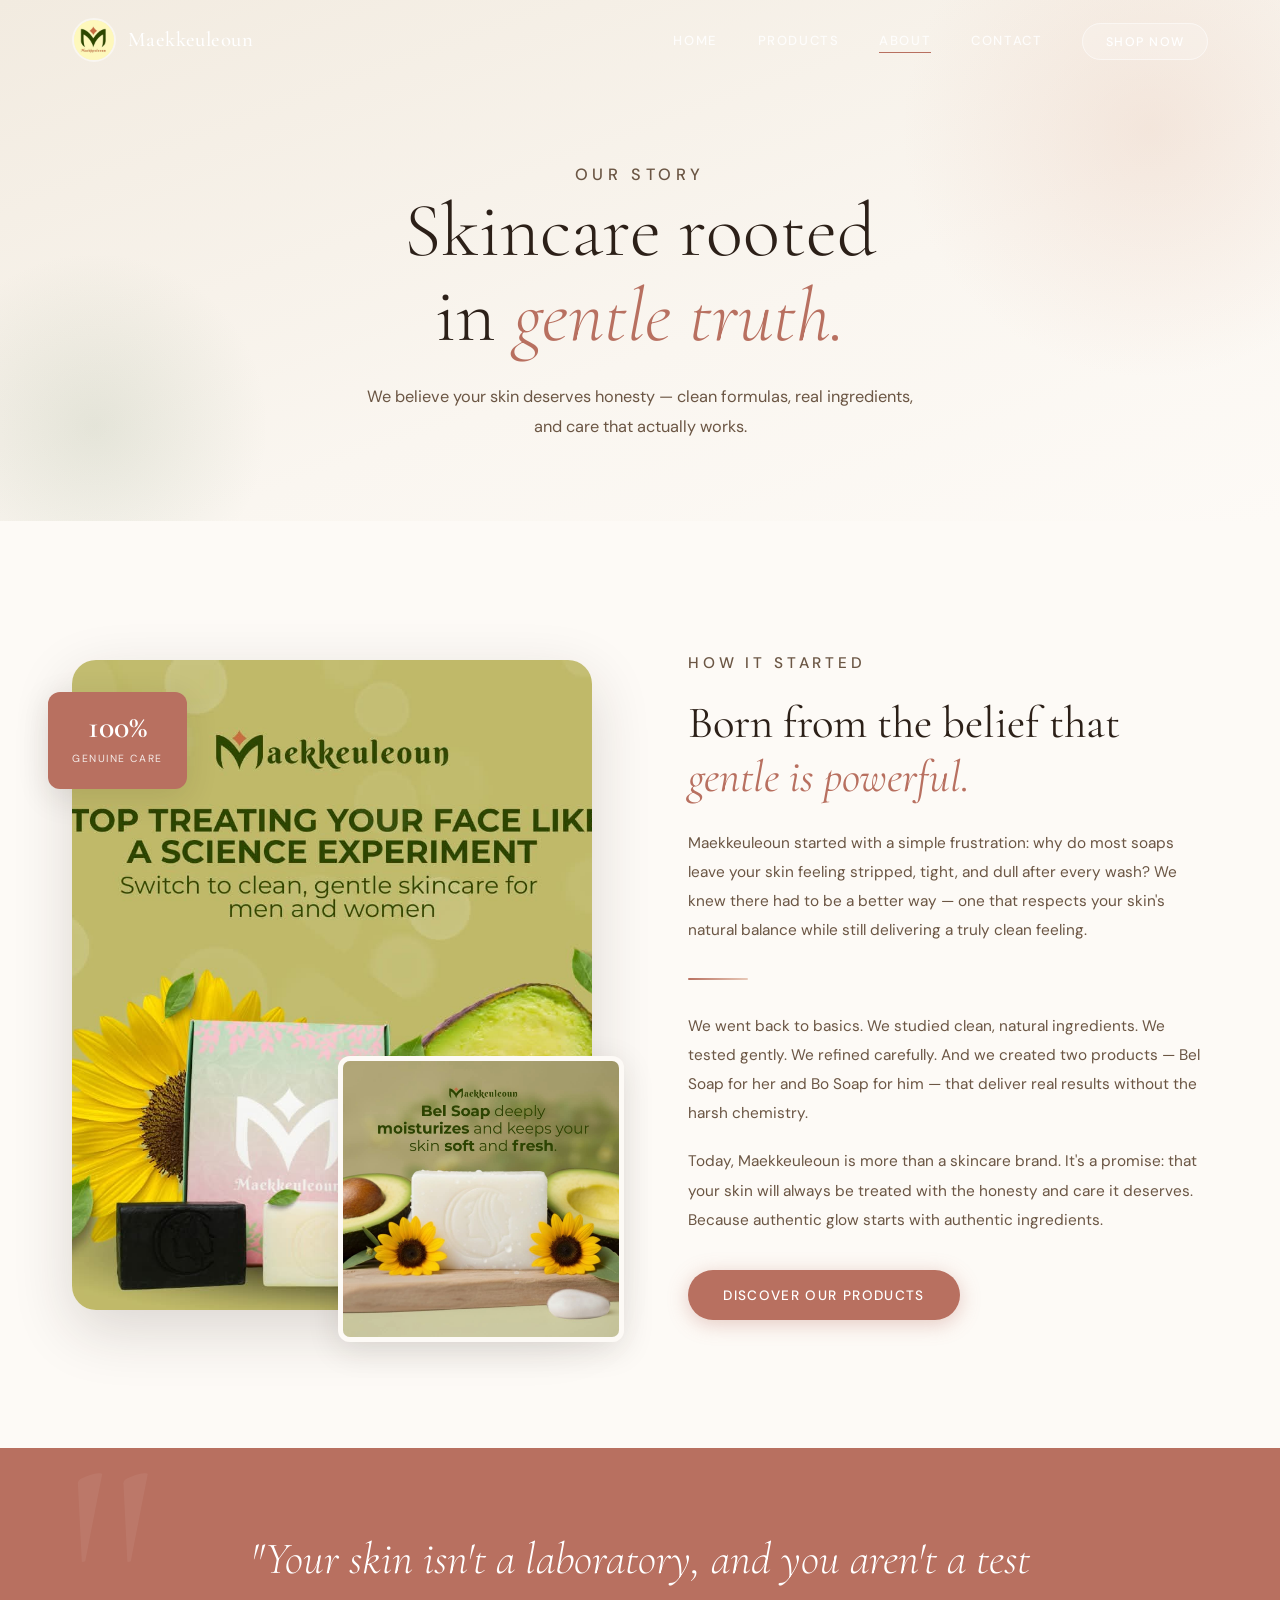
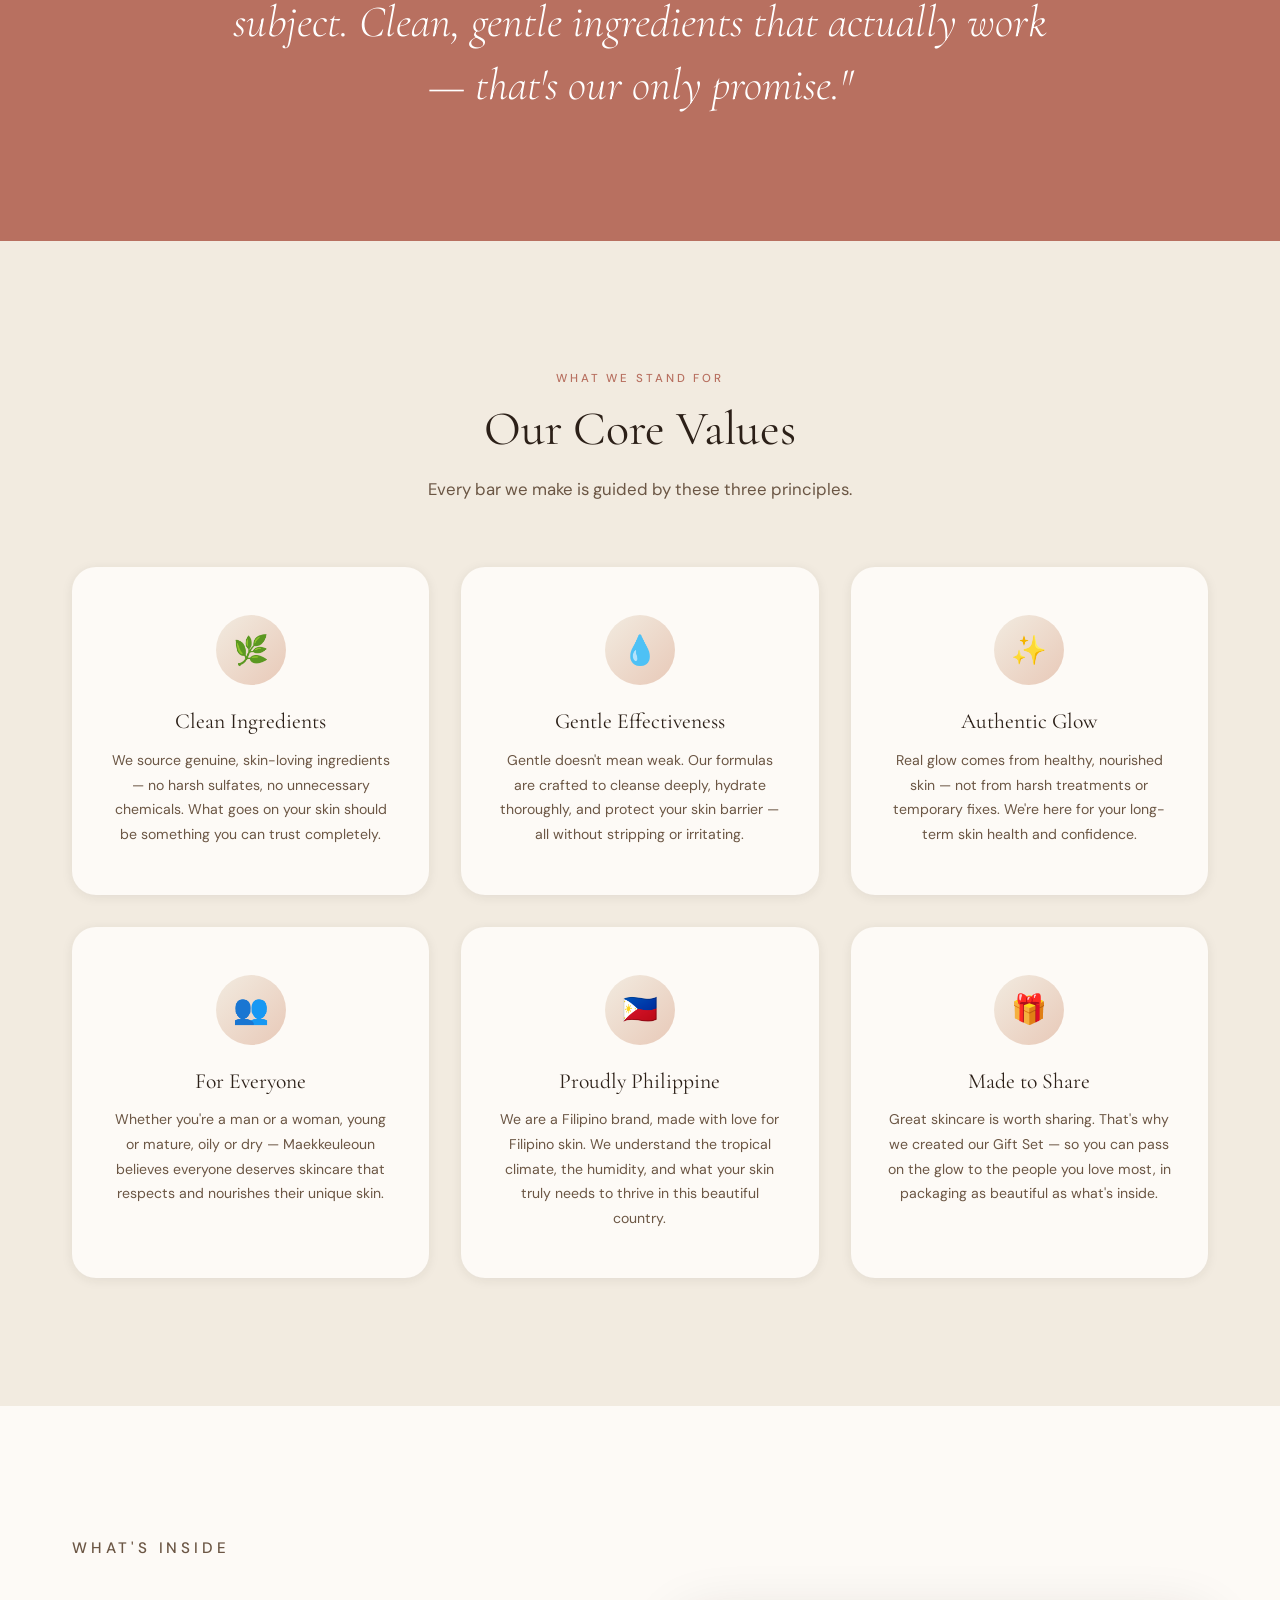
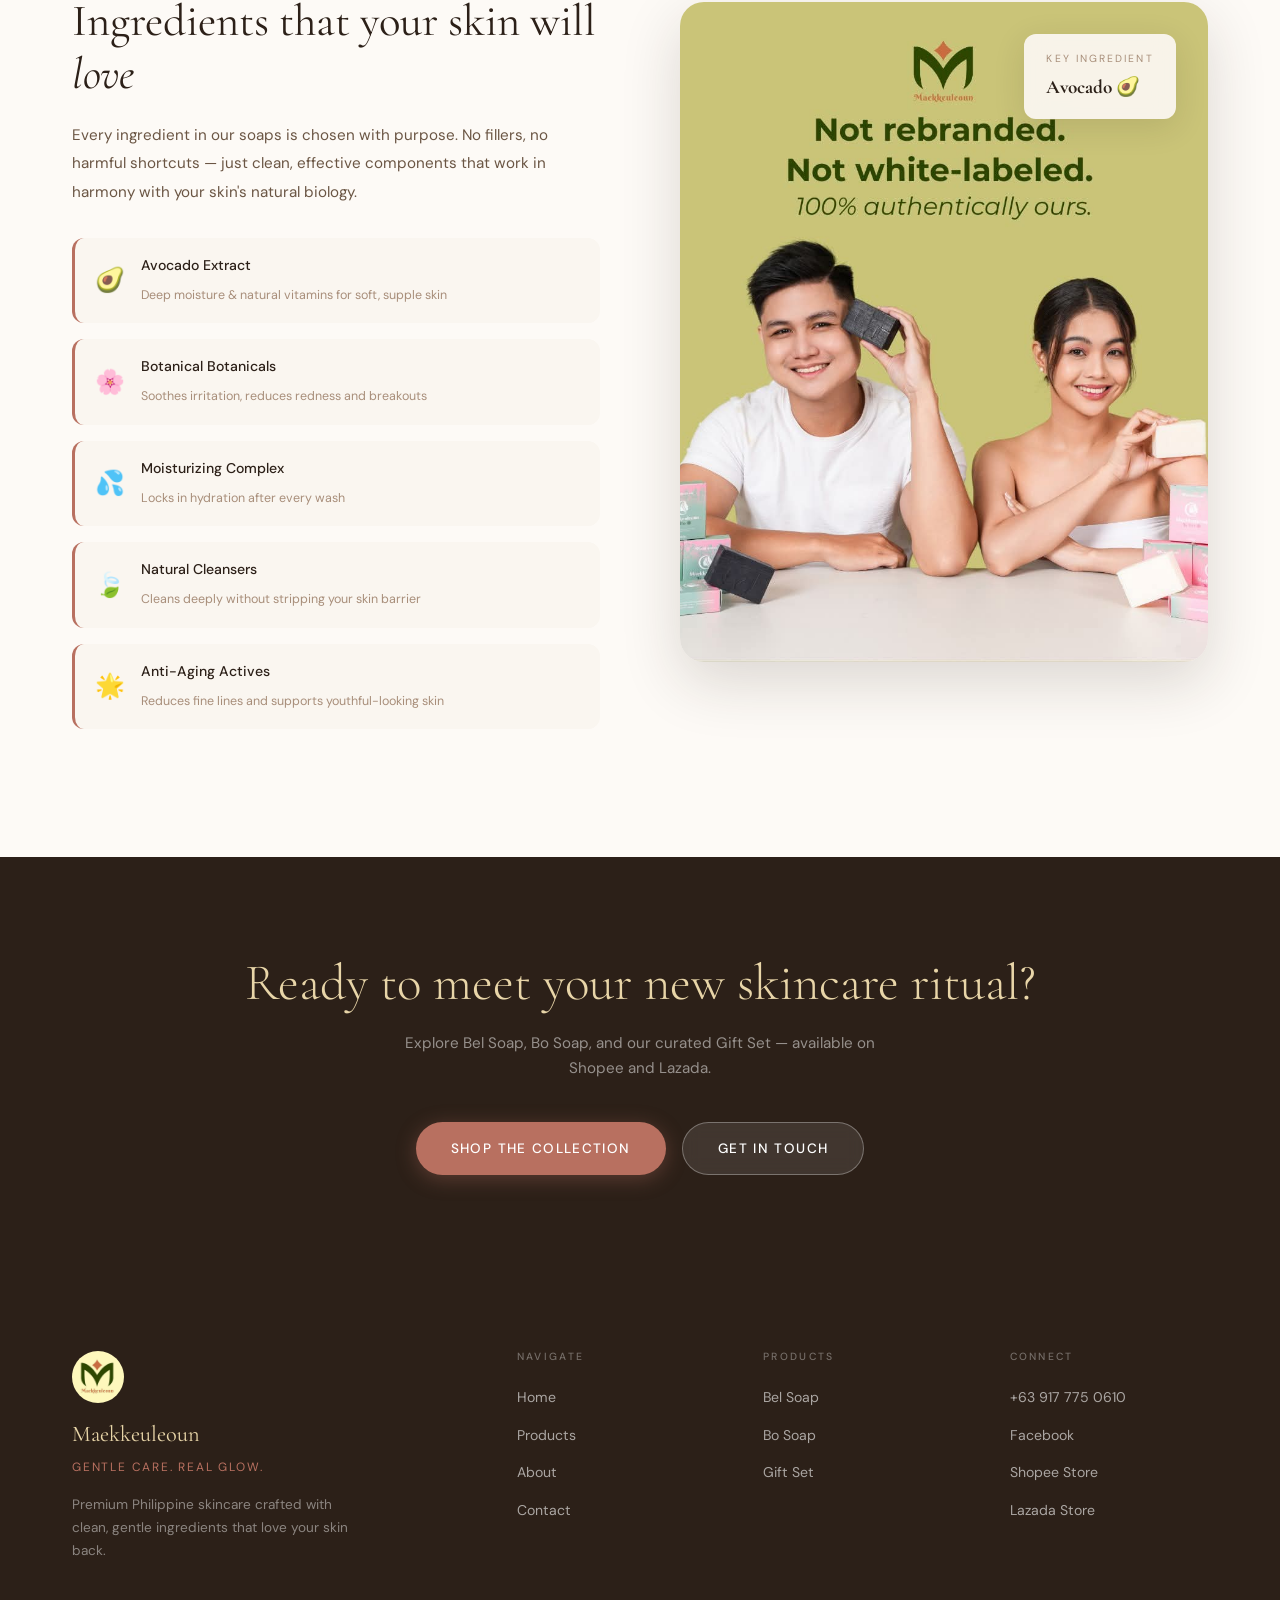
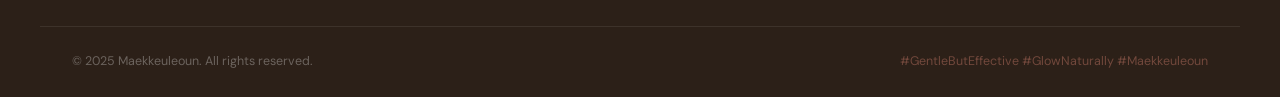
<file: about.html>
<!DOCTYPE html>
<html lang="en">
<head>
  <meta charset="UTF-8" />
  <meta name="viewport" content="width=device-width, initial-scale=1.0" />
  <title>Our Story — Maekkeuleoun</title>
  <meta name="description" content="Learn the story behind Maekkeuleoun — clean, gentle skincare crafted for real people with real skin." />
  <link rel="stylesheet" href="css/style.css" />
  <link rel="preconnect" href="https://fonts.googleapis.com" />
  <link rel="preconnect" href="https://fonts.gstatic.com" crossorigin />
  <link href="https://fonts.googleapis.com/css2?family=Cormorant+Garamond:ital,wght@0,300;0,400;0,500;0,600;1,300;1,400&family=DM+Sans:wght@300;400;500&family=Playfair+Display:ital,wght@0,400;1,400&display=swap" rel="stylesheet" />
  <style>
    /* ── About-specific extras ────────────────────────── */
    .about-page-hero {
      padding-top: calc(var(--nav-h) + 5rem);
      padding-bottom: 5rem;
      background: linear-gradient(160deg, var(--cream-dark) 0%, var(--cream) 60%, var(--warm-white) 100%);
      text-align: center;
      position: relative;
      overflow: hidden;
    }

    .about-page-hero::before {
      content: '';
      position: absolute;
      top: -120px; right: -120px;
      width: 500px; height: 500px;
      border-radius: 50%;
      background: radial-gradient(circle, rgba(232,201,184,0.35), transparent 70%);
      pointer-events: none;
    }

    .about-page-hero::after {
      content: '';
      position: absolute;
      bottom: -80px; left: -80px;
      width: 350px; height: 350px;
      border-radius: 50%;
      background: radial-gradient(circle, rgba(138,158,126,0.18), transparent 70%);
      pointer-events: none;
    }

    .hero-eyebrow-about {
      font-family: var(--font-body);
      font-size: 0.72rem;
      font-weight: 500;
      letter-spacing: 0.28em;
      text-transform: uppercase;
      color: var(--rose);
      margin-bottom: 1rem;
    }

    .about-page-hero h1 {
      font-size: clamp(3rem, 6vw, 5rem);
      font-weight: 300;
      color: var(--text-dark);
      line-height: 1.1;
      margin-bottom: 1.5rem;
      position: relative;
      z-index: 1;
    }

    .about-page-hero h1 em {
      font-style: italic;
      color: var(--rose);
    }

    .about-page-hero p {
      max-width: 560px;
      margin: 0 auto;
      font-size: 1.02rem;
      color: var(--text-mid);
      line-height: 1.8;
      position: relative;
      z-index: 1;
    }

    /* ── Story Section ────────────────────────────────── */
    .story-section {
      padding: 8rem 0;
      background: var(--warm-white);
    }

    .story-grid {
      display: grid;
      grid-template-columns: 1fr 1fr;
      gap: 6rem;
      align-items: center;
    }

    .story-images {
      position: relative;
    }

    .story-img-main {
      width: 100%;
      border-radius: var(--radius-lg);
      box-shadow: var(--shadow-lg);
      aspect-ratio: 4/5;
      object-fit: cover;
      display: block;
    }

    .story-img-accent {
      position: absolute;
      bottom: -2rem;
      right: -2rem;
      width: 55%;
      aspect-ratio: 1/1;
      object-fit: cover;
      border-radius: var(--radius-md);
      box-shadow: var(--shadow-md);
      border: 5px solid var(--warm-white);
    }

    .story-stat-badge {
      position: absolute;
      top: 2rem;
      left: -1.5rem;
      background: var(--rose);
      color: #fff;
      padding: 1.2rem 1.5rem;
      border-radius: var(--radius-md);
      box-shadow: var(--shadow-md);
      text-align: center;
    }

    .story-stat-badge .stat-num {
      display: block;
      font-family: var(--font-display);
      font-size: 2rem;
      font-weight: 600;
      line-height: 1;
    }

    .story-stat-badge .stat-label {
      font-size: 0.65rem;
      letter-spacing: 0.15em;
      text-transform: uppercase;
      opacity: 0.85;
      margin-top: 0.2rem;
    }

    .story-text h2 {
      font-size: clamp(1.9rem, 3.5vw, 3rem);
      color: var(--text-dark);
      margin-bottom: 1.5rem;
      line-height: 1.2;
    }

    .story-text h2 em {
      font-style: italic;
      color: var(--rose);
    }

    .story-text p {
      font-size: 0.96rem;
      color: var(--text-mid);
      line-height: 1.9;
      margin-bottom: 1.2rem;
    }

    .story-divider {
      width: 60px;
      height: 2px;
      background: linear-gradient(to right, var(--rose), var(--blush));
      margin: 2rem 0;
      border-radius: 2px;
    }

    /* ── Mission Banner ───────────────────────────────── */
    .mission-banner {
      background: var(--rose);
      padding: 5rem 0;
      text-align: center;
      position: relative;
      overflow: hidden;
    }

    .mission-banner::before {
      content: '"';
      position: absolute;
      top: -2rem;
      left: 5%;
      font-family: var(--font-display);
      font-size: 20rem;
      color: rgba(255,255,255,0.06);
      line-height: 1;
      pointer-events: none;
    }

    .mission-text {
      font-family: var(--font-display);
      font-size: clamp(1.6rem, 3.5vw, 2.8rem);
      font-weight: 300;
      color: #fff;
      max-width: 820px;
      margin: 0 auto 1.5rem;
      line-height: 1.4;
      font-style: italic;
      position: relative;
    }

    .mission-attr {
      font-size: 0.75rem;
      letter-spacing: 0.22em;
      text-transform: uppercase;
      color: rgba(255,255,255,0.65);
    }

    /* ── Values Section ───────────────────────────────── */
    .values-section {
      padding: 8rem 0;
      background: var(--cream-dark);
    }

    .values-grid-about {
      display: grid;
      grid-template-columns: repeat(3, 1fr);
      gap: 2rem;
      margin-top: 0;
    }

    .value-card-about {
      background: var(--warm-white);
      border-radius: var(--radius-lg);
      padding: 3rem 2.2rem;
      text-align: center;
      box-shadow: var(--shadow-sm);
      transition: var(--transition);
      position: relative;
      overflow: hidden;
    }

    .value-card-about::before {
      content: '';
      position: absolute;
      bottom: 0; left: 0; right: 0;
      height: 3px;
      background: linear-gradient(to right, var(--rose), var(--blush));
      transform: scaleX(0);
      transform-origin: left;
      transition: transform 0.4s ease;
    }

    .value-card-about:hover { transform: translateY(-6px); box-shadow: var(--shadow-md); }
    .value-card-about:hover::before { transform: scaleX(1); }

    .value-icon-wrap {
      width: 70px;
      height: 70px;
      border-radius: 50%;
      background: linear-gradient(135deg, var(--cream-dark), var(--blush));
      display: flex;
      align-items: center;
      justify-content: center;
      margin: 0 auto 1.5rem;
      font-size: 1.8rem;
    }

    .value-card-about h3 {
      font-size: 1.35rem;
      color: var(--text-dark);
      margin-bottom: 0.8rem;
    }

    .value-card-about p {
      font-size: 0.88rem;
      color: var(--text-mid);
      line-height: 1.75;
    }

    /* ── Ingredients Highlight ───────────────────────── */
    .ingredients-section {
      padding: 8rem 0;
      background: var(--warm-white);
    }

    .ingredients-layout {
      display: grid;
      grid-template-columns: 1fr 1fr;
      gap: 5rem;
      align-items: center;
    }

    .ingredients-content h2 {
      font-size: clamp(1.9rem, 3.5vw, 2.8rem);
      color: var(--text-dark);
      margin-bottom: 1.2rem;
    }

    .ingredients-content p {
      font-size: 0.95rem;
      color: var(--text-mid);
      line-height: 1.85;
      margin-bottom: 2rem;
    }

    .ingredient-list {
      display: flex;
      flex-direction: column;
      gap: 1rem;
    }

    .ingredient-item {
      display: flex;
      align-items: center;
      gap: 1rem;
      padding: 1rem 1.25rem;
      background: var(--cream);
      border-radius: var(--radius-md);
      border-left: 3px solid var(--rose);
      transition: var(--transition);
    }

    .ingredient-item:hover {
      background: var(--cream-dark);
      transform: translateX(4px);
    }

    .ingredient-emoji { font-size: 1.5rem; flex-shrink: 0; }

    .ingredient-info strong {
      display: block;
      font-size: 0.88rem;
      font-weight: 500;
      color: var(--text-dark);
      margin-bottom: 0.15rem;
    }

    .ingredient-info span {
      font-size: 0.78rem;
      color: var(--text-light);
    }

    .ingredients-image-wrap {
      position: relative;
    }

    .ingredients-image-wrap img {
      width: 100%;
      border-radius: var(--radius-lg);
      box-shadow: var(--shadow-lg);
      aspect-ratio: 4/5;
      object-fit: cover;
    }

    .ingredients-overlay-tag {
      position: absolute;
      top: 2rem; right: 2rem;
      background: rgba(250,246,240,0.95);
      backdrop-filter: blur(12px);
      border-radius: var(--radius-md);
      padding: 1rem 1.4rem;
      box-shadow: var(--shadow-md);
    }

    .ingredients-overlay-tag p {
      font-size: 0.65rem;
      letter-spacing: 0.2em;
      text-transform: uppercase;
      color: var(--text-light);
      margin-bottom: 0.2rem;
    }

    .ingredients-overlay-tag strong {
      font-family: var(--font-display);
      font-size: 1.2rem;
      color: var(--text-dark);
    }

    /* ── CTA Strip ────────────────────────────────────── */
    .about-cta-strip {
      padding: 6rem 0;
      background: var(--charcoal);
      text-align: center;
    }

    .about-cta-strip h2 {
      font-family: var(--font-display);
      font-size: clamp(2rem, 4vw, 3.2rem);
      font-weight: 300;
      color: var(--gold-light);
      margin-bottom: 1rem;
    }

    .about-cta-strip p {
      font-size: 0.95rem;
      color: rgba(255,255,255,0.5);
      margin-bottom: 2.5rem;
      max-width: 480px;
      margin-left: auto;
      margin-right: auto;
    }

    .about-cta-strip .cta-btns {
      display: flex;
      gap: 1rem;
      justify-content: center;
      flex-wrap: wrap;
    }

    /* Responsive */
    @media (max-width: 1024px) {
      .story-grid,
      .ingredients-layout { grid-template-columns: 1fr; gap: 3.5rem; }
      .story-img-accent { display: none; }
      .story-stat-badge { left: 1rem; }
      .values-grid-about { grid-template-columns: 1fr 1fr; }
    }

    @media (max-width: 768px) {
      .values-grid-about { grid-template-columns: 1fr; }
      .story-stat-badge { display: none; }
      .mission-text { font-size: clamp(1.3rem, 5vw, 1.8rem); }
    }
  </style>
</head>
<body>

  <!-- NAVBAR -->
  <nav class="navbar" id="navbar">
    <div class="nav-container">
      <a href="index.html" class="nav-logo">
        <img src="assets/logo/logo.jpeg" alt="Maekkeuleoun Logo" class="logo-img" />
        <span class="logo-text">Maekkeuleoun</span>
      </a>
      <ul class="nav-links" id="navLinks">
        <li><a href="index.html" class="nav-link">Home</a></li>
        <li><a href="products.html" class="nav-link">Products</a></li>
        <li><a href="about.html" class="nav-link active">About</a></li>
        <li><a href="contact.html" class="nav-link">Contact</a></li>
        <li><a href="https://shopee.ph/maekkeuleoun" target="_blank" class="nav-cta">Shop Now</a></li>
      </ul>
      <button class="hamburger" id="hamburger" aria-label="Toggle menu">
        <span></span><span></span><span></span>
      </button>
    </div>
  </nav>
  <div class="mobile-overlay" id="mobileOverlay"></div>

  <!-- ════════════════ PAGE HERO ════════════════ -->
  <section class="about-page-hero">
    <p class="hero-eyebrow-about reveal">Our Story</p>
    <h1 class="reveal delay-1">
      Skincare rooted<br />in <em>gentle truth.</em>
    </h1>
    <p class="reveal delay-2">
      We believe your skin deserves honesty — clean formulas,
      real ingredients, and care that actually works.
    </p>
  </section>

  <!-- ════════════════ BRAND STORY ════════════════ -->
  <section class="story-section">
    <div class="container">
      <div class="story-grid">
        <div class="story-images scroll-reveal-left">
          <img
            src="assets/images/brand-story.jpeg"
            alt="Maekkeuleoun Brand Story"
            class="story-img-main"
          />
          <div class="story-stat-badge">
            <span class="stat-num">100%</span>
            <span class="stat-label">Genuine Care</span>
          </div>
          <img
            src="assets/images/bel-soap-3.jpeg"
            alt="Bel Soap detail"
            class="story-img-accent"
          />
        </div>

        <div class="story-text scroll-reveal-right">
          <p class="section-eyebrow">How It Started</p>
          <h2>Born from the belief that <em>gentle is powerful.</em></h2>

          <p>
            Maekkeuleoun started with a simple frustration: why do most soaps leave
            your skin feeling stripped, tight, and dull after every wash? We knew
            there had to be a better way — one that respects your skin's natural
            balance while still delivering a truly clean feeling.
          </p>

          <div class="story-divider"></div>

          <p>
            We went back to basics. We studied clean, natural ingredients. We tested
            gently. We refined carefully. And we created two products — Bel Soap for her
            and Bo Soap for him — that deliver real results without the harsh chemistry.
          </p>

          <p>
            Today, Maekkeuleoun is more than a skincare brand. It's a promise:
            that your skin will always be treated with the honesty and care it deserves.
            Because authentic glow starts with authentic ingredients.
          </p>

          <a href="products.html" class="btn btn-primary" style="margin-top:1rem;">Discover Our Products</a>
        </div>
      </div>
    </div>
  </section>

  <!-- ════════════════ MISSION QUOTE ════════════════ -->
  <section class="mission-banner">
    <div class="container">
      <p class="mission-text scroll-reveal">
        "Your skin isn't a laboratory, and you aren't a test subject.
        Clean, gentle ingredients that actually work — that's our only promise."
      </p>
      <p class="mission-attr scroll-reveal delay-1">— The Maekkeuleoun Philosophy</p>
    </div>
  </section>

  <!-- ════════════════ VALUES ════════════════ -->
  <section class="values-section">
    <div class="container">
      <div class="section-header">
        <p class="section-eyebrow">What We Stand For</p>
        <h2 class="section-title">Our Core Values</h2>
        <p class="section-subtitle">Every bar we make is guided by these three principles.</p>
      </div>

      <div class="values-grid-about">
        <div class="value-card-about scroll-reveal">
          <div class="value-icon-wrap">🌿</div>
          <h3>Clean Ingredients</h3>
          <p>
            We source genuine, skin-loving ingredients — no harsh sulfates,
            no unnecessary chemicals. What goes on your skin should be
            something you can trust completely.
          </p>
        </div>

        <div class="value-card-about scroll-reveal">
          <div class="value-icon-wrap">💧</div>
          <h3>Gentle Effectiveness</h3>
          <p>
            Gentle doesn't mean weak. Our formulas are crafted to cleanse
            deeply, hydrate thoroughly, and protect your skin barrier —
            all without stripping or irritating.
          </p>
        </div>

        <div class="value-card-about scroll-reveal">
          <div class="value-icon-wrap">✨</div>
          <h3>Authentic Glow</h3>
          <p>
            Real glow comes from healthy, nourished skin — not from harsh
            treatments or temporary fixes. We're here for your long-term
            skin health and confidence.
          </p>
        </div>

        <div class="value-card-about scroll-reveal">
          <div class="value-icon-wrap">👥</div>
          <h3>For Everyone</h3>
          <p>
            Whether you're a man or a woman, young or mature, oily or dry —
            Maekkeuleoun believes everyone deserves skincare that respects
            and nourishes their unique skin.
          </p>
        </div>

        <div class="value-card-about scroll-reveal">
          <div class="value-icon-wrap">🇵🇭</div>
          <h3>Proudly Philippine</h3>
          <p>
            We are a Filipino brand, made with love for Filipino skin. We
            understand the tropical climate, the humidity, and what your skin
            truly needs to thrive in this beautiful country.
          </p>
        </div>

        <div class="value-card-about scroll-reveal">
          <div class="value-icon-wrap">🎁</div>
          <h3>Made to Share</h3>
          <p>
            Great skincare is worth sharing. That's why we created our
            Gift Set — so you can pass on the glow to the people you love
            most, in packaging as beautiful as what's inside.
          </p>
        </div>
      </div>
    </div>
  </section>

  <!-- ════════════════ INGREDIENTS ════════════════ -->
  <section class="ingredients-section">
    <div class="container">
      <div class="ingredients-layout">
        <div class="ingredients-content scroll-reveal-left">
          <p class="section-eyebrow">What's Inside</p>
          <h2>Ingredients that your skin will <em>love</em></h2>
          <p>
            Every ingredient in our soaps is chosen with purpose. No fillers,
            no harmful shortcuts — just clean, effective components that work
            in harmony with your skin's natural biology.
          </p>

          <div class="ingredient-list">
            <div class="ingredient-item">
              <span class="ingredient-emoji">🥑</span>
              <div class="ingredient-info">
                <strong>Avocado Extract</strong>
                <span>Deep moisture & natural vitamins for soft, supple skin</span>
              </div>
            </div>
            <div class="ingredient-item">
              <span class="ingredient-emoji">🌸</span>
              <div class="ingredient-info">
                <strong>Botanical Botanicals</strong>
                <span>Soothes irritation, reduces redness and breakouts</span>
              </div>
            </div>
            <div class="ingredient-item">
              <span class="ingredient-emoji">💦</span>
              <div class="ingredient-info">
                <strong>Moisturizing Complex</strong>
                <span>Locks in hydration after every wash</span>
              </div>
            </div>
            <div class="ingredient-item">
              <span class="ingredient-emoji">🍃</span>
              <div class="ingredient-info">
                <strong>Natural Cleansers</strong>
                <span>Cleans deeply without stripping your skin barrier</span>
              </div>
            </div>
            <div class="ingredient-item">
              <span class="ingredient-emoji">🌟</span>
              <div class="ingredient-info">
                <strong>Anti-Aging Actives</strong>
                <span>Reduces fine lines and supports youthful-looking skin</span>
              </div>
            </div>
          </div>
        </div>

        <div class="ingredients-image-wrap scroll-reveal-right">
          <img src="assets/images/avocado.jpeg" alt="Natural Ingredients — Maekkeuleoun" />
          <div class="ingredients-overlay-tag">
            <p>Key Ingredient</p>
            <strong>Avocado 🥑</strong>
          </div>
        </div>
      </div>
    </div>
  </section>

  <!-- ════════════════ ABOUT CTA ════════════════ -->
  <section class="about-cta-strip">
    <div class="container">
      <h2 class="scroll-reveal">Ready to meet your new skincare ritual?</h2>
      <p class="scroll-reveal delay-1">
        Explore Bel Soap, Bo Soap, and our curated Gift Set — available on Shopee and Lazada.
      </p>
      <div class="cta-btns scroll-reveal delay-2">
        <a href="products.html" class="btn btn-primary">Shop the Collection</a>
        <a href="contact.html" class="btn btn-ghost" style="background:rgba(255,255,255,0.1);border:1px solid rgba(255,255,255,0.3);color:#fff;">Get in Touch</a>
      </div>
    </div>
  </section>

  <!-- FOOTER -->
  <footer class="footer">
    <div class="footer-container">
      <div class="footer-brand">
        <img src="assets/logo/logo.jpeg" alt="Maekkeuleoun" class="footer-logo" />
        <p class="footer-brand-name">Maekkeuleoun</p>
        <p class="footer-tagline">Gentle Care. Real Glow.</p>
        <p class="footer-desc">Premium Philippine skincare crafted with clean, gentle ingredients that love your skin back.</p>
      </div>
      <div class="footer-links">
        <h4>Navigate</h4>
        <ul>
          <li><a href="index.html">Home</a></li>
          <li><a href="products.html">Products</a></li>
          <li><a href="about.html">About</a></li>
          <li><a href="contact.html">Contact</a></li>
        </ul>
      </div>
      <div class="footer-products">
        <h4>Products</h4>
        <ul>
          <li><a href="https://bit.ly/MaekkeuleounBel-shopee" target="_blank">Bel Soap</a></li>
          <li><a href="https://bit.ly/MaekkeuleounBo-shopee" target="_blank">Bo Soap</a></li>
          <li><a href="https://bit.ly/MaekkeuleounGiftSet-shopee" target="_blank">Gift Set</a></li>
        </ul>
      </div>
      <div class="footer-contact">
        <h4>Connect</h4>
        <ul>
          <li><a href="tel:+639177750610">+63 917 775 0610</a></li>
          <li><a href="https://www.facebook.com/share/18qxVFn8yB/" target="_blank">Facebook</a></li>
          <li><a href="https://shopee.ph/maekkeuleoun" target="_blank">Shopee Store</a></li>
          <li><a href="https://lazada.com.ph/shop/maekkeuleoun" target="_blank">Lazada Store</a></li>
        </ul>
      </div>
    </div>
    <div class="footer-bottom">
      <p>&copy; 2025 Maekkeuleoun. All rights reserved.</p>
      <p class="footer-hashtags">#GentleButEffective #GlowNaturally #Maekkeuleoun</p>
    </div>
  </footer>

  <script src="js/main.js"></script>
</body>
</html>
</file>
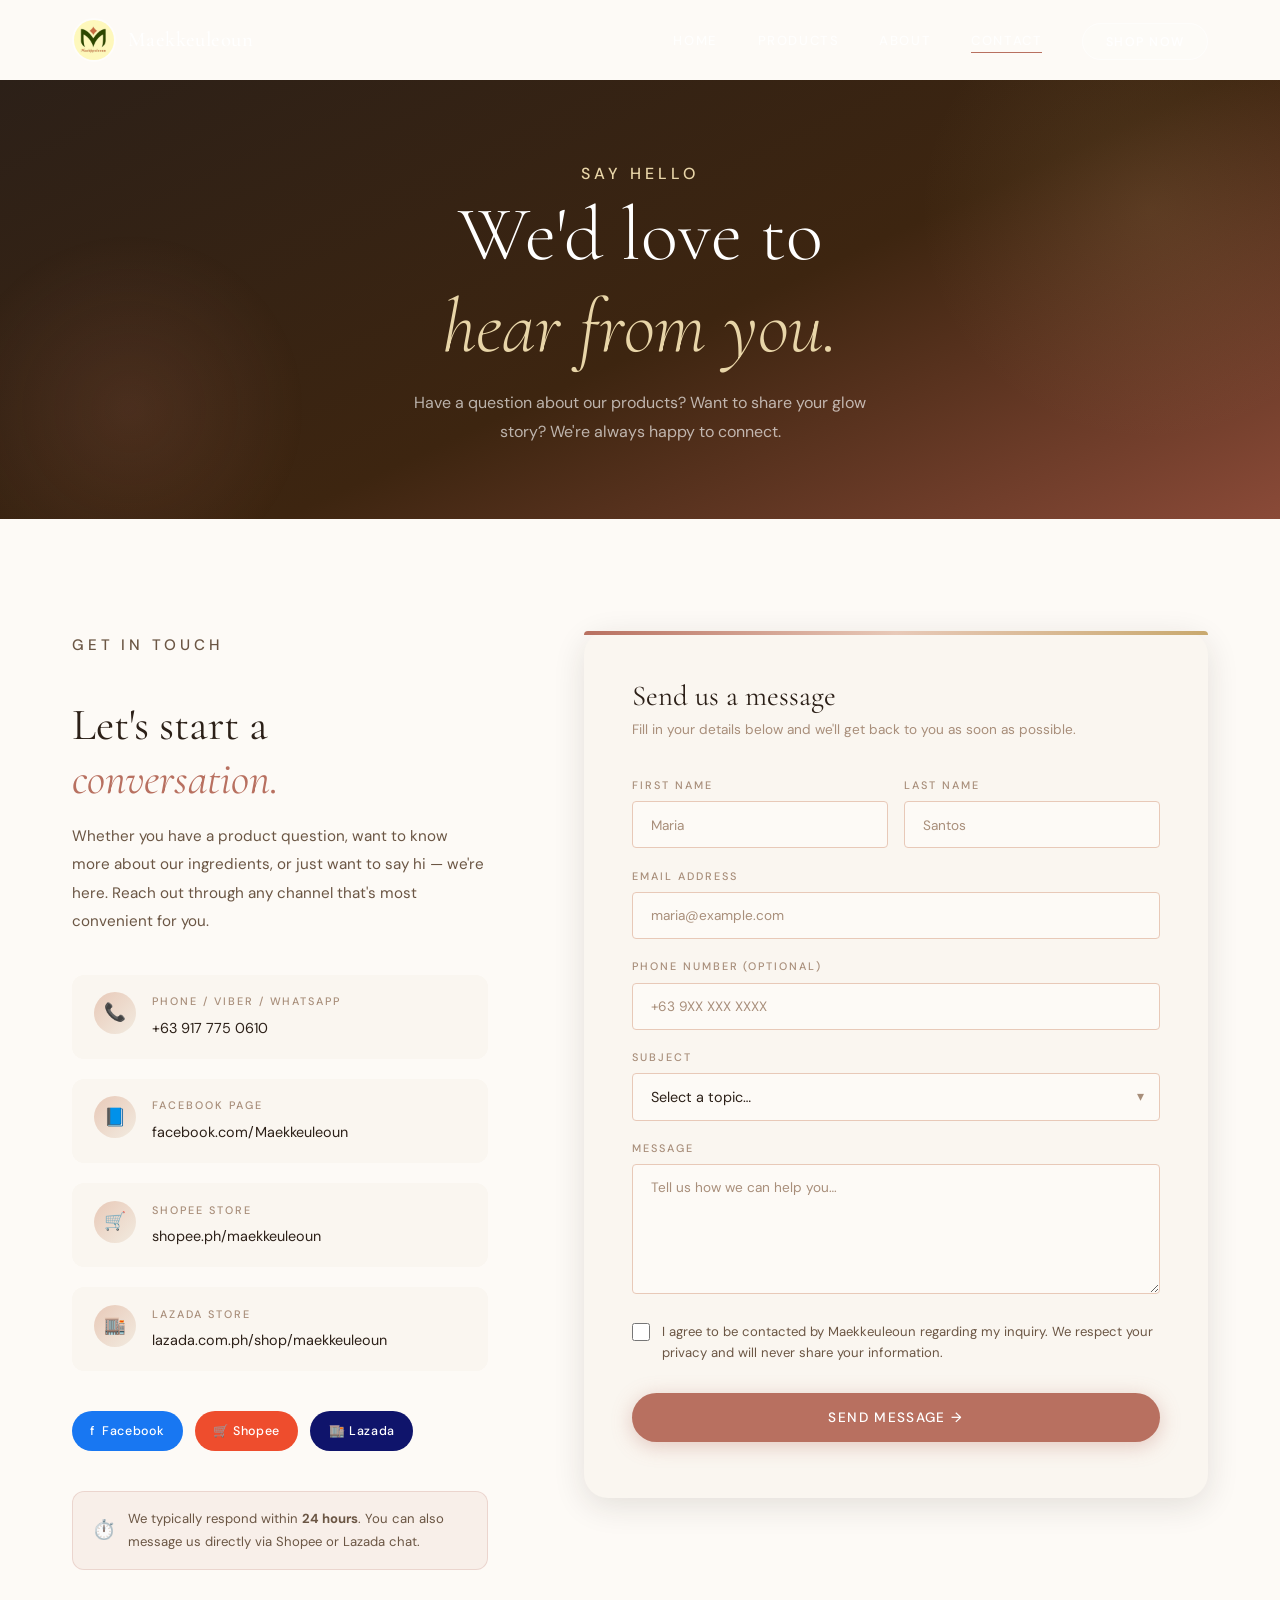
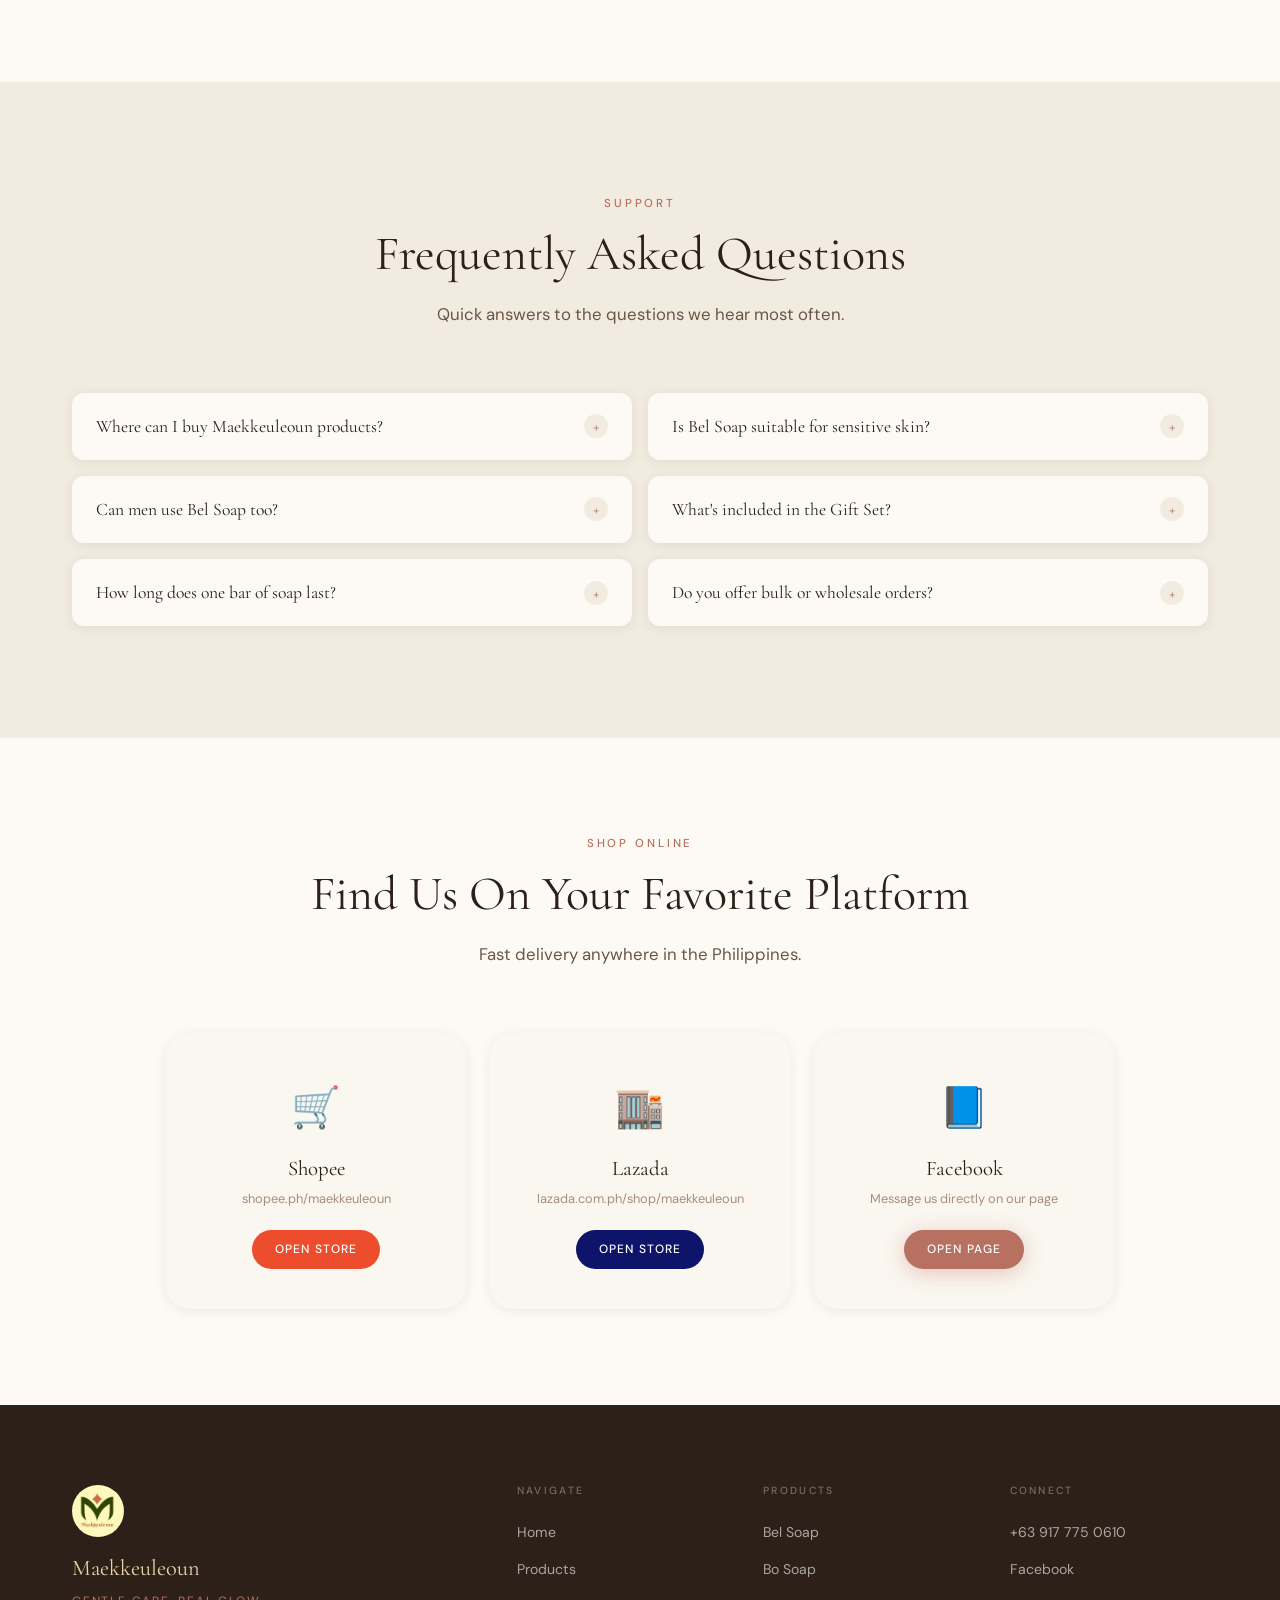
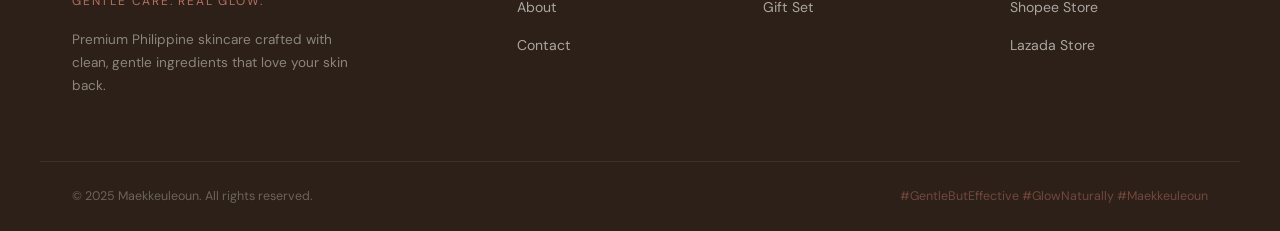
<file: contact.html>
<!DOCTYPE html>
<html lang="en">
<head>
  <meta charset="UTF-8" />
  <meta name="viewport" content="width=device-width, initial-scale=1.0" />
  <title>Contact — Maekkeuleoun</title>
  <meta name="description" content="Get in touch with Maekkeuleoun. Find us on Shopee, Lazada, and Facebook, or send us a message directly." />
  <link rel="stylesheet" href="css/style.css" />
  <link rel="preconnect" href="https://fonts.googleapis.com" />
  <link rel="preconnect" href="https://fonts.gstatic.com" crossorigin />
  <link href="https://fonts.googleapis.com/css2?family=Cormorant+Garamond:ital,wght@0,300;0,400;0,500;0,600;1,300;1,400&family=DM+Sans:wght@300;400;500&family=Playfair+Display:ital,wght@0,400;1,400&display=swap" rel="stylesheet" />
  <style>
    /* ── Contact page extras ──────────────────────────── */
    .contact-page { padding-top: var(--nav-h); }

    /* Page Hero */
    .contact-page-hero {
      padding: 5rem 0 4.5rem;
      background: linear-gradient(155deg, var(--charcoal) 0%, #3d2510 55%, var(--rose-deep) 100%);
      text-align: center;
      position: relative;
      overflow: hidden;
    }

    .contact-page-hero::before {
      content: '';
      position: absolute;
      top: -120px; right: -120px;
      width: 500px; height: 500px;
      border-radius: 50%;
      background: radial-gradient(circle, rgba(201,169,110,0.12), transparent 65%);
      pointer-events: none;
    }

    .contact-page-hero::after {
      content: '';
      position: absolute;
      bottom: -80px; left: -60px;
      width: 380px; height: 380px;
      border-radius: 50%;
      background: radial-gradient(circle, rgba(184,112,96,0.15), transparent 65%);
      pointer-events: none;
    }

    .contact-page-hero .section-eyebrow { color: var(--gold-light); }

    .contact-page-hero h1 {
      font-size: clamp(3rem, 6vw, 5rem);
      font-weight: 300;
      color: #fff;
      margin-bottom: 1rem;
      position: relative;
    }

    .contact-page-hero h1 em {
      font-style: italic;
      color: var(--gold-light);
    }

    .contact-page-hero p {
      color: rgba(255,255,255,0.65);
      max-width: 500px;
      margin: 0 auto;
      font-size: 1rem;
      line-height: 1.8;
      position: relative;
    }

    /* ── Main contact layout ────────────────────────── */
    .contact-main {
      padding: 7rem 0;
      background: var(--warm-white);
    }

    .contact-main .container {
      display: grid;
      grid-template-columns: 1fr 1.5fr;
      gap: 6rem;
      align-items: start;
    }

    /* ── Left: Info panel ───────────────────────────── */
    .contact-info-panel h2 {
      font-size: clamp(2rem, 3.5vw, 2.8rem);
      color: var(--text-dark);
      margin-bottom: 1rem;
      line-height: 1.2;
    }

    .contact-info-panel h2 em {
      font-style: italic;
      color: var(--rose);
    }

    .contact-info-panel > p {
      font-size: 0.95rem;
      color: var(--text-mid);
      line-height: 1.85;
      margin-bottom: 2.5rem;
    }

    /* Detail items */
    .contact-details { display: flex; flex-direction: column; gap: 1.25rem; margin-bottom: 2.5rem; }

    .c-detail {
      display: flex;
      align-items: flex-start;
      gap: 1rem;
      padding: 1.1rem 1.2rem;
      background: var(--cream);
      border-radius: var(--radius-md);
      transition: var(--transition);
      border-left: 3px solid transparent;
    }

    .c-detail:hover {
      border-left-color: var(--rose);
      transform: translateX(4px);
    }

    .c-detail-icon {
      width: 42px; height: 42px;
      border-radius: 50%;
      background: linear-gradient(135deg, var(--blush), var(--cream-dark));
      display: flex; align-items: center; justify-content: center;
      font-size: 1.1rem;
      flex-shrink: 0;
    }

    .c-detail-body strong {
      display: block;
      font-size: 0.68rem;
      letter-spacing: 0.18em;
      text-transform: uppercase;
      color: var(--text-light);
      font-weight: 500;
      margin-bottom: 0.2rem;
    }

    .c-detail-body a,
    .c-detail-body p {
      font-size: 0.9rem;
      color: var(--text-dark);
      transition: color 0.3s;
      margin: 0;
    }

    .c-detail-body a:hover { color: var(--rose); }

    /* Social buttons */
    .contact-socials-row { display: flex; gap: 0.75rem; flex-wrap: wrap; margin-bottom: 2.5rem; }

    .s-btn {
      display: inline-flex;
      align-items: center;
      gap: 0.45rem;
      padding: 0.6rem 1.15rem;
      border-radius: var(--radius-xl);
      font-size: 0.78rem;
      font-weight: 500;
      letter-spacing: 0.05em;
      transition: var(--transition);
    }

    .s-btn-facebook { background: #1877f2; color: #fff; }
    .s-btn-facebook:hover { background: #0f5fcf; transform: translateY(-2px); box-shadow: 0 6px 18px rgba(24,119,242,0.35); }

    .s-btn-shopee { background: #ee4d2d; color: #fff; }
    .s-btn-shopee:hover { background: #d43f21; transform: translateY(-2px); box-shadow: 0 6px 18px rgba(238,77,45,0.35); }

    .s-btn-lazada { background: #0f146b; color: #fff; }
    .s-btn-lazada:hover { background: #0a0e52; transform: translateY(-2px); box-shadow: 0 6px 18px rgba(15,20,107,0.35); }

    /* ── Response time note ─────────────────────────── */
    .response-note {
      display: flex;
      align-items: center;
      gap: 0.75rem;
      padding: 1rem 1.2rem;
      background: rgba(184,112,96,0.08);
      border: 1px solid rgba(184,112,96,0.2);
      border-radius: var(--radius-md);
      font-size: 0.82rem;
      color: var(--text-mid);
    }

    .response-note span:first-child { font-size: 1.2rem; }

    /* ── Right: Form panel ──────────────────────────── */
    .contact-form-panel {
      background: var(--cream);
      border-radius: var(--radius-lg);
      padding: 3rem 3rem 3.5rem;
      box-shadow: var(--shadow-md);
      position: relative;
    }

    .contact-form-panel::before {
      content: '';
      position: absolute;
      top: 0; left: 0; right: 0;
      height: 4px;
      background: linear-gradient(to right, var(--rose), var(--blush), var(--gold));
      border-radius: var(--radius-lg) var(--radius-lg) 0 0;
    }

    .form-header { margin-bottom: 2.2rem; }

    .form-header h3 {
      font-size: 1.8rem;
      color: var(--text-dark);
      margin-bottom: 0.35rem;
    }

    .form-header p {
      font-size: 0.85rem;
      color: var(--text-light);
      line-height: 1.6;
    }

    .contact-form .form-row {
      display: grid;
      grid-template-columns: 1fr 1fr;
      gap: 1rem;
    }

    .contact-form .form-group { margin-bottom: 1.15rem; }

    .contact-form label {
      display: block;
      font-size: 0.68rem;
      letter-spacing: 0.18em;
      text-transform: uppercase;
      color: var(--text-light);
      font-weight: 500;
      margin-bottom: 0.42rem;
    }

    .contact-form input,
    .contact-form select,
    .contact-form textarea {
      width: 100%;
      padding: 0.85rem 1.1rem;
      border: 1.5px solid var(--blush);
      border-radius: var(--radius-sm);
      background: var(--warm-white);
      font-family: var(--font-body);
      font-size: 0.9rem;
      color: var(--text-dark);
      transition: border-color 0.3s, box-shadow 0.3s;
      appearance: none;
      -webkit-appearance: none;
    }

    .contact-form input::placeholder,
    .contact-form textarea::placeholder {
      color: var(--text-light);
      font-size: 0.85rem;
    }

    .contact-form input:focus,
    .contact-form select:focus,
    .contact-form textarea:focus {
      outline: none;
      border-color: var(--rose);
      box-shadow: 0 0 0 3px rgba(184,112,96,0.12);
    }

    .contact-form textarea { min-height: 130px; resize: vertical; }

    /* Select arrow */
    .select-wrap { position: relative; }
    .select-wrap::after {
      content: '▾';
      position: absolute;
      right: 1rem;
      top: 50%;
      transform: translateY(-50%);
      color: var(--text-light);
      pointer-events: none;
      font-size: 0.85rem;
    }

    /* Checkbox */
    .form-check {
      display: flex;
      align-items: flex-start;
      gap: 0.75rem;
      margin-bottom: 1.5rem;
    }

    .form-check input[type="checkbox"] {
      width: 18px; height: 18px;
      min-width: 18px;
      border: 1.5px solid var(--blush);
      border-radius: 3px;
      background: var(--warm-white);
      appearance: auto;
      -webkit-appearance: auto;
      accent-color: var(--rose);
      margin-top: 2px;
      padding: 0;
    }

    .form-check label {
      font-size: 0.82rem;
      color: var(--text-mid);
      text-transform: none;
      letter-spacing: 0;
      font-weight: 400;
      line-height: 1.6;
      cursor: pointer;
    }

    .form-check label a { color: var(--rose); }
    .form-check label a:hover { text-decoration: underline; }

    .btn-submit {
      width: 100%;
      justify-content: center;
      padding: 1rem;
      font-size: 0.85rem;
    }

    /* Success state */
    .form-success-state {
      display: none;
      text-align: center;
      padding: 3rem 1rem;
    }

    .form-success-state.visible { display: block; }

    .success-circle {
      width: 80px; height: 80px;
      border-radius: 50%;
      background: linear-gradient(135deg, var(--rose), var(--blush));
      display: flex; align-items: center; justify-content: center;
      margin: 0 auto 1.5rem;
      font-size: 2rem;
      animation: popIn 0.5s cubic-bezier(0.34,1.56,0.64,1);
    }

    @keyframes popIn {
      from { transform: scale(0); opacity: 0; }
      to   { transform: scale(1); opacity: 1; }
    }

    .form-success-state h4 {
      font-size: 1.7rem;
      color: var(--text-dark);
      margin-bottom: 0.5rem;
    }

    .form-success-state p {
      font-size: 0.9rem;
      color: var(--text-mid);
      line-height: 1.7;
      margin-bottom: 2rem;
    }

    /* ── FAQ section ────────────────────────────────── */
    .faq-section {
      padding: 7rem 0;
      background: var(--cream-dark);
    }

    .faq-grid {
      display: grid;
      grid-template-columns: 1fr 1fr;
      gap: 1rem;
      margin-top: 0;
    }

    .faq-item {
      background: var(--warm-white);
      border-radius: var(--radius-md);
      overflow: hidden;
      box-shadow: var(--shadow-sm);
      transition: box-shadow 0.3s;
    }

    .faq-item:hover { box-shadow: var(--shadow-md); }

    .faq-question {
      width: 100%;
      display: flex;
      align-items: center;
      justify-content: space-between;
      padding: 1.35rem 1.5rem;
      background: none;
      border: none;
      cursor: pointer;
      text-align: left;
      font-family: var(--font-display);
      font-size: 1.1rem;
      color: var(--text-dark);
      gap: 1rem;
      transition: color 0.3s;
    }

    .faq-question:hover { color: var(--rose); }

    .faq-icon {
      width: 24px; height: 24px;
      border-radius: 50%;
      background: var(--cream-dark);
      display: flex; align-items: center; justify-content: center;
      font-size: 1rem;
      flex-shrink: 0;
      transition: transform 0.3s, background 0.3s;
      line-height: 1;
      color: var(--rose);
    }

    .faq-item.open .faq-icon { transform: rotate(45deg); background: var(--rose); color: #fff; }

    .faq-answer {
      max-height: 0;
      overflow: hidden;
      transition: max-height 0.4s ease, padding 0.3s;
      padding: 0 1.5rem;
    }

    .faq-answer p {
      font-size: 0.88rem;
      color: var(--text-mid);
      line-height: 1.75;
      padding-bottom: 1.35rem;
    }

    .faq-item.open .faq-answer { max-height: 300px; }

    /* ── Map / Location stub ───────────────────────── */
    .find-us {
      padding: 6rem 0;
      background: var(--warm-white);
      text-align: center;
    }

    .stores-row {
      display: flex;
      gap: 1.5rem;
      justify-content: center;
      flex-wrap: wrap;
      margin-top: 3rem;
    }

    .store-detail-card {
      background: var(--cream);
      border-radius: var(--radius-lg);
      padding: 2.5rem 2rem;
      min-width: 260px;
      max-width: 300px;
      flex: 1;
      box-shadow: var(--shadow-sm);
      transition: var(--transition);
      text-align: center;
    }

    .store-detail-card:hover { transform: translateY(-5px); box-shadow: var(--shadow-md); }

    .store-detail-card .store-icon { font-size: 2.5rem; margin-bottom: 1rem; }

    .store-detail-card h4 {
      font-size: 1.3rem;
      color: var(--text-dark);
      margin-bottom: 0.4rem;
    }

    .store-detail-card p {
      font-size: 0.8rem;
      color: var(--text-light);
      margin-bottom: 1.25rem;
    }

    .store-detail-card .btn {
      font-size: 0.75rem;
      padding: 0.6rem 1.4rem;
    }

    /* Responsive */
    @media (max-width: 1024px) {
      .contact-main .container { grid-template-columns: 1fr; gap: 3.5rem; }
      .faq-grid { grid-template-columns: 1fr; }
    }

    @media (max-width: 768px) {
      .contact-form-panel { padding: 2rem 1.5rem 2.5rem; }
      .contact-form .form-row { grid-template-columns: 1fr; }
      .stores-row { flex-direction: column; align-items: center; }
      .store-detail-card { min-width: 280px; max-width: 100%; }
    }
  </style>
</head>
<body>

  <!-- NAVBAR -->
  <nav class="navbar scrolled" id="navbar">
    <div class="nav-container">
      <a href="index.html" class="nav-logo">
        <img src="assets/logo/logo.jpeg" alt="Maekkeuleoun Logo" class="logo-img" />
        <span class="logo-text">Maekkeuleoun</span>
      </a>
      <ul class="nav-links" id="navLinks">
        <li><a href="index.html" class="nav-link">Home</a></li>
        <li><a href="products.html" class="nav-link">Products</a></li>
        <li><a href="about.html" class="nav-link">About</a></li>
        <li><a href="contact.html" class="nav-link active">Contact</a></li>
        <li><a href="https://shopee.ph/maekkeuleoun" target="_blank" class="nav-cta">Shop Now</a></li>
      </ul>
      <button class="hamburger" id="hamburger" aria-label="Toggle menu">
        <span></span><span></span><span></span>
      </button>
    </div>
  </nav>
  <div class="mobile-overlay" id="mobileOverlay"></div>

  <main class="contact-page">

    <!-- ════════════════ PAGE HERO ════════════════ -->
    <section class="contact-page-hero">
      <p class="section-eyebrow reveal">Say Hello</p>
      <h1 class="reveal delay-1">We'd love to<br /><em>hear from you.</em></h1>
      <p class="reveal delay-2">
        Have a question about our products? Want to share your glow story?
        We're always happy to connect.
      </p>
    </section>

    <!-- ════════════════ MAIN CONTACT ════════════════ -->
    <section class="contact-main">
      <div class="container">

        <!-- LEFT: Info -->
        <div class="contact-info-panel scroll-reveal-left">
          <p class="section-eyebrow">Get in Touch</p>
          <h2>Let's start a<br /><em>conversation.</em></h2>
          <p>
            Whether you have a product question, want to know more about our
            ingredients, or just want to say hi — we're here. Reach out through
            any channel that's most convenient for you.
          </p>

          <div class="contact-details">
            <div class="c-detail">
              <div class="c-detail-icon">📞</div>
              <div class="c-detail-body">
                <strong>Phone / Viber / WhatsApp</strong>
                <a href="tel:+639177750610">+63 917 775 0610</a>
              </div>
            </div>

            <div class="c-detail">
              <div class="c-detail-icon">📘</div>
              <div class="c-detail-body">
                <strong>Facebook Page</strong>
                <a href="https://www.facebook.com/share/18qxVFn8yB/" target="_blank">
                  facebook.com/Maekkeuleoun
                </a>
              </div>
            </div>

            <div class="c-detail">
              <div class="c-detail-icon">🛒</div>
              <div class="c-detail-body">
                <strong>Shopee Store</strong>
                <a href="https://shopee.ph/maekkeuleoun" target="_blank">
                  shopee.ph/maekkeuleoun
                </a>
              </div>
            </div>

            <div class="c-detail">
              <div class="c-detail-icon">🏬</div>
              <div class="c-detail-body">
                <strong>Lazada Store</strong>
                <a href="https://lazada.com.ph/shop/maekkeuleoun" target="_blank">
                  lazada.com.ph/shop/maekkeuleoun
                </a>
              </div>
            </div>
          </div>

          <div class="contact-socials-row">
            <a href="https://www.facebook.com/share/18qxVFn8yB/" target="_blank" class="s-btn s-btn-facebook">
              <span>f</span> Facebook
            </a>
            <a href="https://shopee.ph/maekkeuleoun" target="_blank" class="s-btn s-btn-shopee">
              🛒 Shopee
            </a>
            <a href="https://lazada.com.ph/shop/maekkeuleoun" target="_blank" class="s-btn s-btn-lazada">
              🏬 Lazada
            </a>
          </div>

          <div class="response-note">
            <span>⏱️</span>
            <span>We typically respond within <strong>24 hours</strong>. You can also message us directly via Shopee or Lazada chat.</span>
          </div>
        </div>

        <!-- RIGHT: Form -->
        <div class="contact-form-panel scroll-reveal-right">

          <!-- Form -->
          <div id="contactFormWrap">
            <div class="form-header">
              <h3>Send us a message</h3>
              <p>Fill in your details below and we'll get back to you as soon as possible.</p>
            </div>

            <form class="contact-form" id="contactForm" novalidate>
              <div class="form-row">
                <div class="form-group">
                  <label for="firstName">First Name</label>
                  <input
                    type="text"
                    id="firstName"
                    name="firstName"
                    placeholder="Maria"
                    required
                    autocomplete="given-name"
                  />
                </div>
                <div class="form-group">
                  <label for="lastName">Last Name</label>
                  <input
                    type="text"
                    id="lastName"
                    name="lastName"
                    placeholder="Santos"
                    required
                    autocomplete="family-name"
                  />
                </div>
              </div>

              <div class="form-group">
                <label for="email">Email Address</label>
                <input
                  type="email"
                  id="email"
                  name="email"
                  placeholder="maria@example.com"
                  required
                  autocomplete="email"
                />
              </div>

              <div class="form-group">
                <label for="phone">Phone Number (optional)</label>
                <input
                  type="tel"
                  id="phone"
                  name="phone"
                  placeholder="+63 9XX XXX XXXX"
                  autocomplete="tel"
                />
              </div>

              <div class="form-group">
                <label for="subject">Subject</label>
                <div class="select-wrap">
                  <select id="subject" name="subject" required>
                    <option value="" disabled selected>Select a topic…</option>
                    <option value="product-inquiry">Product Inquiry</option>
                    <option value="order-tracking">Order Tracking</option>
                    <option value="wholesale">Wholesale / Bulk Orders</option>
                    <option value="feedback">Share My Experience</option>
                    <option value="collaboration">Collaboration</option>
                    <option value="other">Other</option>
                  </select>
                </div>
              </div>

              <div class="form-group">
                <label for="message">Message</label>
                <textarea
                  id="message"
                  name="message"
                  placeholder="Tell us how we can help you…"
                  required
                ></textarea>
              </div>

              <div class="form-check">
                <input type="checkbox" id="consent" name="consent" required />
                <label for="consent">
                  I agree to be contacted by Maekkeuleoun regarding my inquiry.
                  We respect your privacy and will never share your information.
                </label>
              </div>

              <button type="submit" class="btn btn-primary btn-submit" id="submitBtn">
                Send Message →
              </button>
            </form>
          </div>

          <!-- Success state -->
          <div class="form-success-state" id="formSuccess">
            <div class="success-circle">✓</div>
            <h4>Message Sent!</h4>
            <p>
              Thank you for reaching out. We've received your message and will
              get back to you within 24 hours. In the meantime, feel free to
              browse our store on Shopee or Lazada.
            </p>
            <div style="display:flex;gap:0.75rem;justify-content:center;flex-wrap:wrap;">
              <a href="https://shopee.ph/maekkeuleoun" target="_blank" class="btn btn-shopee">Shop on Shopee</a>
              <a href="products.html" class="btn btn-outline">View Products</a>
            </div>
          </div>

        </div>
      </div>
    </section>

    <!-- ════════════════ FAQ ════════════════ -->
    <section class="faq-section">
      <div class="container">
        <div class="section-header">
          <p class="section-eyebrow">Support</p>
          <h2 class="section-title">Frequently Asked Questions</h2>
          <p class="section-subtitle">Quick answers to the questions we hear most often.</p>
        </div>

        <div class="faq-grid">

          <div class="faq-item scroll-reveal">
            <button class="faq-question">
              Where can I buy Maekkeuleoun products?
              <span class="faq-icon">+</span>
            </button>
            <div class="faq-answer">
              <p>You can shop our full collection on <a href="https://shopee.ph/maekkeuleoun" target="_blank" style="color:var(--rose);">Shopee</a> and <a href="https://lazada.com.ph/shop/maekkeuleoun" target="_blank" style="color:var(--rose);">Lazada</a>. Both platforms offer nationwide delivery across the Philippines.</p>
            </div>
          </div>

          <div class="faq-item scroll-reveal">
            <button class="faq-question">
              Is Bel Soap suitable for sensitive skin?
              <span class="faq-icon">+</span>
            </button>
            <div class="faq-answer">
              <p>Yes! Bel Soap is formulated specifically to be gentle on sensitive skin. It soothes irritation, hydrates deeply, and cleanses without stripping your skin's natural moisture barrier.</p>
            </div>
          </div>

          <div class="faq-item scroll-reveal">
            <button class="faq-question">
              Can men use Bel Soap too?
              <span class="faq-icon">+</span>
            </button>
            <div class="faq-answer">
              <p>Absolutely. While Bel Soap is marketed for her and Bo Soap for him, both soaps are gentle enough for any skin type. We recommend Bo Soap for men who prefer a deeper cleanse.</p>
            </div>
          </div>

          <div class="faq-item scroll-reveal">
            <button class="faq-question">
              What's included in the Gift Set?
              <span class="faq-icon">+</span>
            </button>
            <div class="faq-answer">
              <p>The Maekkeuleoun Gift Set includes our signature Bel Soap and Bo Soap, beautifully packaged — making it the perfect gift for couples, friends, or family on any occasion.</p>
            </div>
          </div>

          <div class="faq-item scroll-reveal">
            <button class="faq-question">
              How long does one bar of soap last?
              <span class="faq-icon">+</span>
            </button>
            <div class="faq-answer">
              <p>With regular daily use, one bar typically lasts 3–4 weeks. To extend its life, keep it in a dry soap dish between uses and avoid leaving it in standing water.</p>
            </div>
          </div>

          <div class="faq-item scroll-reveal">
            <button class="faq-question">
              Do you offer bulk or wholesale orders?
              <span class="faq-icon">+</span>
            </button>
            <div class="faq-answer">
              <p>Yes! For bulk and wholesale inquiries, please use the contact form above or reach out to us directly via phone or Facebook. We'd love to discuss how we can work together.</p>
            </div>
          </div>

        </div>
      </div>
    </section>

    <!-- ════════════════ FIND US ════════════════ -->
    <section class="find-us">
      <div class="container">
        <div class="section-header">
          <p class="section-eyebrow">Shop Online</p>
          <h2 class="section-title">Find Us On Your Favorite Platform</h2>
          <p class="section-subtitle">Fast delivery anywhere in the Philippines.</p>
        </div>

        <div class="stores-row">
          <div class="store-detail-card scroll-reveal">
            <div class="store-icon">🛒</div>
            <h4>Shopee</h4>
            <p>shopee.ph/maekkeuleoun</p>
            <a href="https://shopee.ph/maekkeuleoun" target="_blank" class="btn btn-shopee">Open Store</a>
          </div>

          <div class="store-detail-card scroll-reveal">
            <div class="store-icon">🏬</div>
            <h4>Lazada</h4>
            <p>lazada.com.ph/shop/maekkeuleoun</p>
            <a href="https://lazada.com.ph/shop/maekkeuleoun" target="_blank" class="btn btn-lazada">Open Store</a>
          </div>

          <div class="store-detail-card scroll-reveal">
            <div class="store-icon">📘</div>
            <h4>Facebook</h4>
            <p>Message us directly on our page</p>
            <a href="https://www.facebook.com/share/18qxVFn8yB/" target="_blank" class="btn btn-primary">Open Page</a>
          </div>
        </div>
      </div>
    </section>

  </main>

  <!-- FOOTER -->
  <footer class="footer">
    <div class="footer-container">
      <div class="footer-brand">
        <img src="assets/logo/logo.jpeg" alt="Maekkeuleoun" class="footer-logo" />
        <p class="footer-brand-name">Maekkeuleoun</p>
        <p class="footer-tagline">Gentle Care. Real Glow.</p>
        <p class="footer-desc">Premium Philippine skincare crafted with clean, gentle ingredients that love your skin back.</p>
      </div>
      <div class="footer-links">
        <h4>Navigate</h4>
        <ul>
          <li><a href="index.html">Home</a></li>
          <li><a href="products.html">Products</a></li>
          <li><a href="about.html">About</a></li>
          <li><a href="contact.html">Contact</a></li>
        </ul>
      </div>
      <div class="footer-products">
        <h4>Products</h4>
        <ul>
          <li><a href="https://bit.ly/MaekkeuleounBel-shopee" target="_blank">Bel Soap</a></li>
          <li><a href="https://bit.ly/MaekkeuleounBo-shopee" target="_blank">Bo Soap</a></li>
          <li><a href="https://bit.ly/MaekkeuleounGiftSet-shopee" target="_blank">Gift Set</a></li>
        </ul>
      </div>
      <div class="footer-contact">
        <h4>Connect</h4>
        <ul>
          <li><a href="tel:+639177750610">+63 917 775 0610</a></li>
          <li><a href="https://www.facebook.com/share/18qxVFn8yB/" target="_blank">Facebook</a></li>
          <li><a href="https://shopee.ph/maekkeuleoun" target="_blank">Shopee Store</a></li>
          <li><a href="https://lazada.com.ph/shop/maekkeuleoun" target="_blank">Lazada Store</a></li>
        </ul>
      </div>
    </div>
    <div class="footer-bottom">
      <p>&copy; 2025 Maekkeuleoun. All rights reserved.</p>
      <p class="footer-hashtags">#GentleButEffective #GlowNaturally #Maekkeuleoun</p>
    </div>
  </footer>

  <script src="js/main.js"></script>
  <script>
    // ── Contact form validation & submit ──────────────
    document.getElementById('navbar').classList.add('scrolled');

    const form      = document.getElementById('contactForm');
    const wrap      = document.getElementById('contactFormWrap');
    const success   = document.getElementById('formSuccess');
    const submitBtn = document.getElementById('submitBtn');

    form.addEventListener('submit', (e) => {
      e.preventDefault();

      // Basic validation
      const firstName = form.firstName.value.trim();
      const email     = form.email.value.trim();
      const subject   = form.subject.value;
      const message   = form.message.value.trim();
      const consent   = form.consent.checked;

      if (!firstName || !email || !subject || !message || !consent) {
        // Highlight empty required fields
        [form.firstName, form.email, form.subject, form.message].forEach(field => {
          if (!field.value.trim()) {
            field.style.borderColor = 'var(--rose)';
            field.addEventListener('input', () => { field.style.borderColor = ''; }, { once: true });
          }
        });
        return;
      }

      submitBtn.textContent = 'Sending…';
      submitBtn.disabled    = true;
      submitBtn.style.opacity = '0.7';

      setTimeout(() => {
        wrap.style.opacity    = '0';
        wrap.style.transition = 'opacity 0.3s';
        setTimeout(() => {
          wrap.style.display = 'none';
          success.classList.add('visible');
        }, 300);
      }, 1600);
    });

    // ── FAQ accordion ─────────────────────────────────
    document.querySelectorAll('.faq-question').forEach(btn => {
      btn.addEventListener('click', () => {
        const item    = btn.closest('.faq-item');
        const isOpen  = item.classList.contains('open');

        // Close all
        document.querySelectorAll('.faq-item.open').forEach(i => i.classList.remove('open'));

        // Toggle clicked
        if (!isOpen) item.classList.add('open');
      });
    });
  </script>
</body>
</html>
</file>
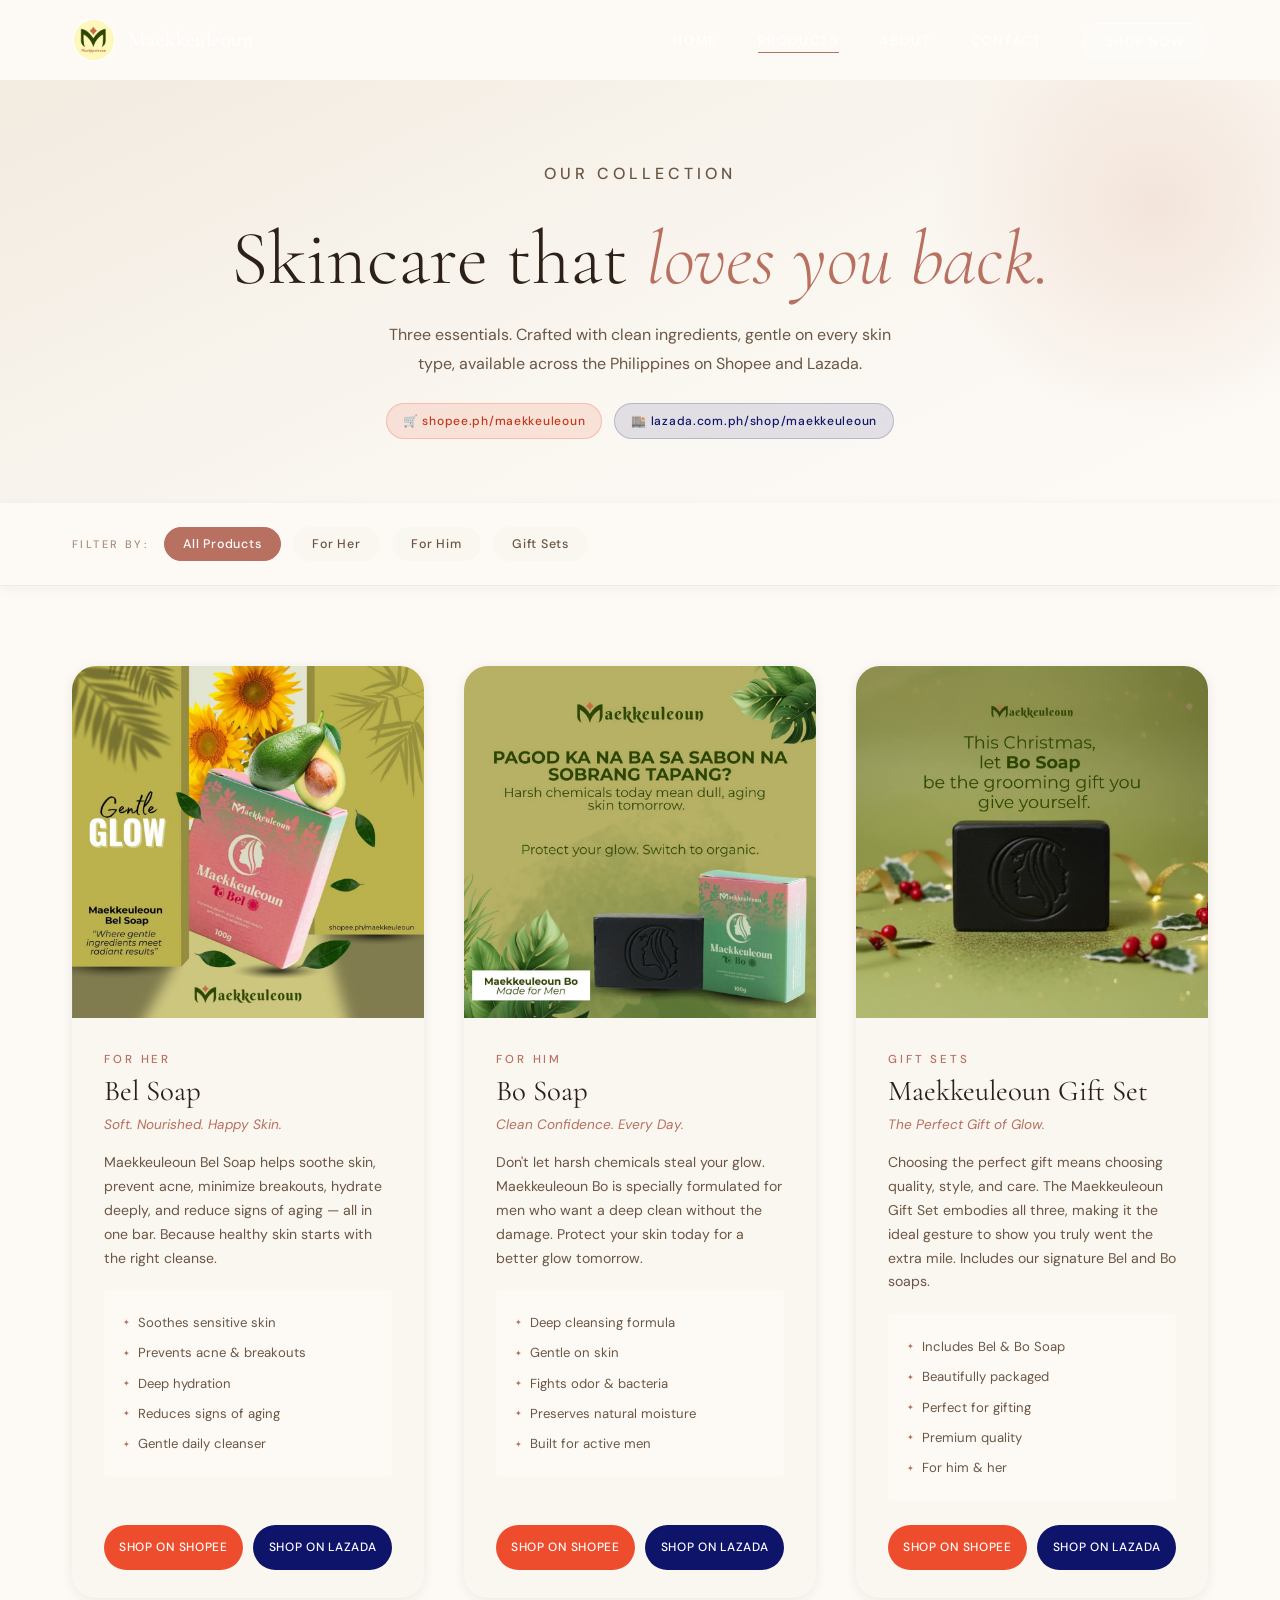
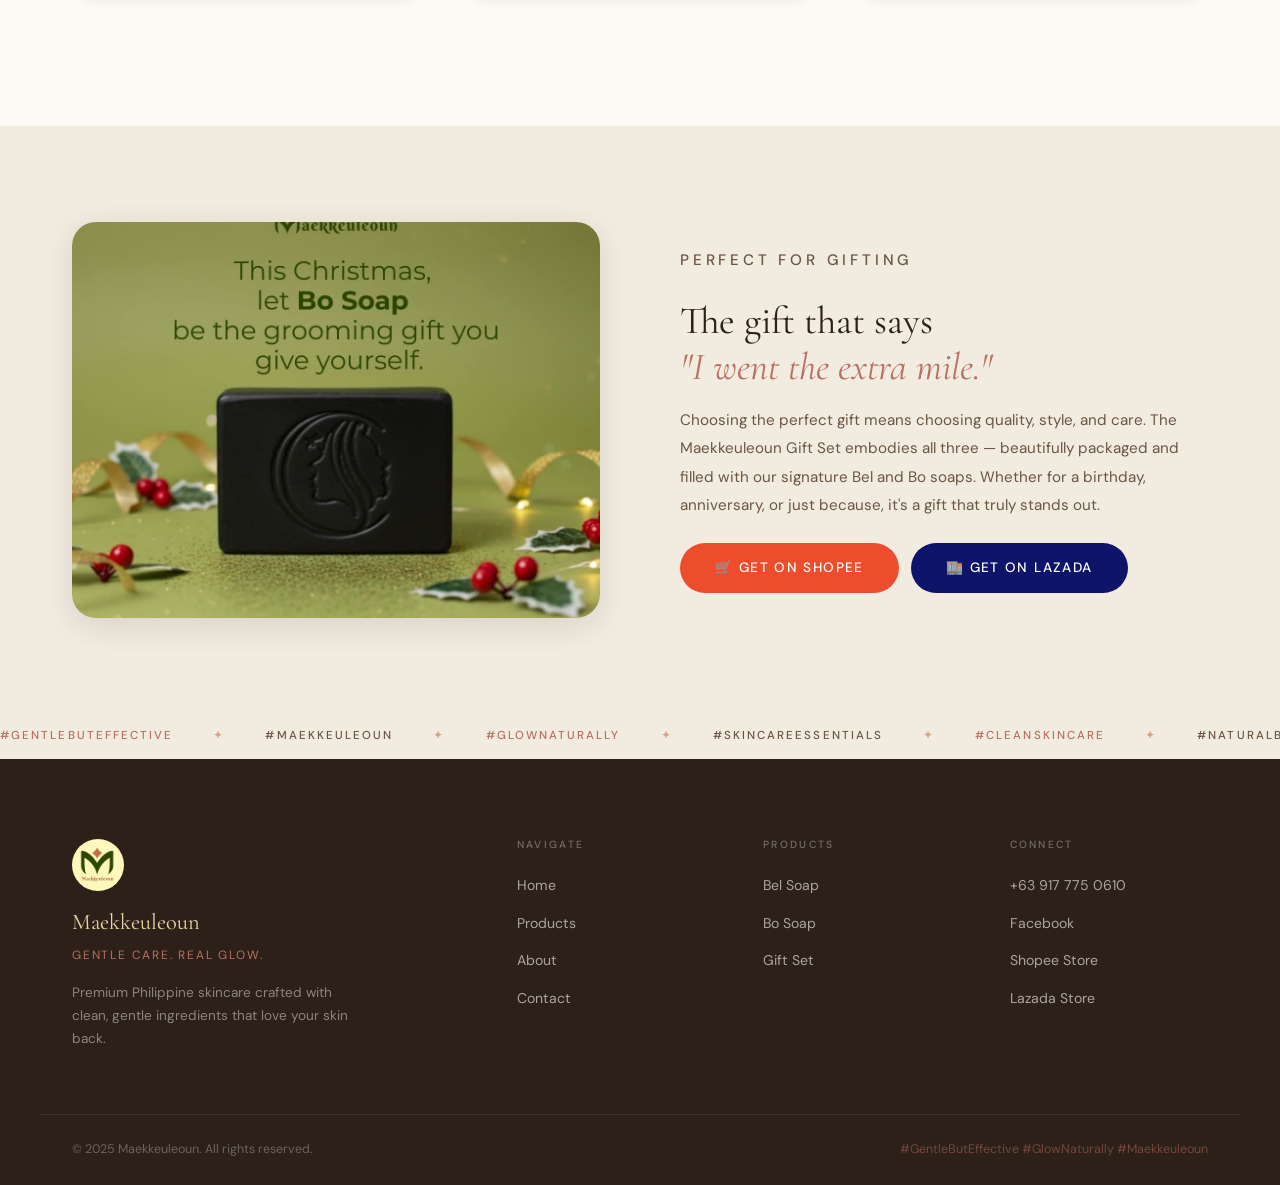
<file: products.html>
<!DOCTYPE html>
<html lang="en">
<head>
  <meta charset="UTF-8" />
  <meta name="viewport" content="width=device-width, initial-scale=1.0" />
  <title>Products — Maekkeuleoun</title>
  <meta name="description" content="Shop Bel Soap, Bo Soap, and Gift Sets from Maekkeuleoun — clean, gentle skincare for him and her. Available on Shopee and Lazada." />
  <link rel="stylesheet" href="css/style.css" />
  <link rel="preconnect" href="https://fonts.googleapis.com" />
  <link rel="preconnect" href="https://fonts.gstatic.com" crossorigin />
  <link href="https://fonts.googleapis.com/css2?family=Cormorant+Garamond:ital,wght@0,300;0,400;0,500;0,600;1,300;1,400&family=DM+Sans:wght@300;400;500&family=Playfair+Display:ital,wght@0,400;1,400&display=swap" rel="stylesheet" />
  <style>
    /* ── Products page extras ─────────────────────────── */
    .products-page { padding-top: var(--nav-h); }

    /* Hero */
    .products-page-hero {
      padding: 5rem 0 4rem;
      background: linear-gradient(155deg, var(--cream-dark) 0%, var(--cream) 55%, var(--warm-white) 100%);
      text-align: center;
      position: relative;
      overflow: hidden;
    }

    .products-page-hero::before {
      content: '';
      position: absolute;
      top: -100px; right: -100px;
      width: 450px; height: 450px;
      border-radius: 50%;
      background: radial-gradient(circle, rgba(232,201,184,0.4), transparent 70%);
      pointer-events: none;
    }

    .products-page-hero h1 {
      font-size: clamp(3rem, 6vw, 5rem);
      font-weight: 300;
      color: var(--text-dark);
      margin-bottom: 1rem;
      position: relative;
    }

    .products-page-hero h1 em {
      font-style: italic;
      color: var(--rose);
    }

    .products-page-hero p {
      font-size: 1rem;
      color: var(--text-mid);
      max-width: 520px;
      margin: 0 auto 1.5rem;
      line-height: 1.8;
      position: relative;
    }

    .hero-store-pills {
      display: flex;
      gap: 0.75rem;
      justify-content: center;
      flex-wrap: wrap;
      position: relative;
    }

    .store-pill {
      display: inline-flex;
      align-items: center;
      gap: 0.4rem;
      padding: 0.45rem 1rem;
      border-radius: var(--radius-xl);
      font-size: 0.75rem;
      font-weight: 500;
      letter-spacing: 0.06em;
      transition: var(--transition);
    }

    .store-pill.shopee {
      background: rgba(238,77,45,0.12);
      color: #c0391e;
      border: 1px solid rgba(238,77,45,0.25);
    }
    .store-pill.shopee:hover { background: #ee4d2d; color: #fff; }

    .store-pill.lazada {
      background: rgba(15,20,107,0.1);
      color: #0f146b;
      border: 1px solid rgba(15,20,107,0.2);
    }
    .store-pill.lazada:hover { background: #0f146b; color: #fff; }

    /* Filter Bar */
    .filter-bar {
      padding: 1.5rem 0;
      background: var(--warm-white);
      border-bottom: 1px solid var(--cream-dark);
      position: sticky;
      top: var(--nav-h);
      z-index: 100;
      box-shadow: 0 2px 12px rgba(44,32,24,0.05);
    }

    .filter-inner {
      display: flex;
      align-items: center;
      gap: 0.75rem;
      flex-wrap: wrap;
    }

    .filter-label {
      font-size: 0.68rem;
      letter-spacing: 0.22em;
      text-transform: uppercase;
      color: var(--text-light);
      font-weight: 500;
      margin-right: 0.25rem;
    }

    .filter-btn {
      padding: 0.48rem 1.15rem;
      border-radius: var(--radius-xl);
      font-size: 0.78rem;
      font-weight: 500;
      letter-spacing: 0.06em;
      color: var(--text-mid);
      background: var(--cream);
      border: 1.5px solid transparent;
      transition: var(--transition);
      cursor: pointer;
    }

    .filter-btn:hover { border-color: var(--blush); }
    .filter-btn.active {
      background: var(--rose);
      color: #fff;
      border-color: var(--rose);
    }

    /* Products grid */
    .products-listing { padding: 5rem 0 8rem; }

    .products-full-grid {
      display: grid;
      grid-template-columns: repeat(3, 1fr);
      gap: 2.5rem;
    }

    .product-full-card {
      border-radius: var(--radius-lg);
      overflow: hidden;
      background: var(--cream);
      box-shadow: var(--shadow-sm);
      transition: var(--transition);
      display: flex;
      flex-direction: column;
    }

    .product-full-card:hover {
      transform: translateY(-8px);
      box-shadow: var(--shadow-lg);
    }

    .product-full-image {
      position: relative;
      aspect-ratio: 1 / 1;
      overflow: hidden;
    }

    .product-full-image img {
      width: 100%; height: 100%;
      object-fit: cover;
      transition: transform 0.7s cubic-bezier(0.4, 0, 0.2, 1);
    }

    .product-full-card:hover .product-full-image img { transform: scale(1.07); }

    .product-img-gallery {
      position: absolute;
      bottom: 1rem;
      left: 50%;
      transform: translateX(-50%);
      display: flex;
      gap: 0.4rem;
      opacity: 0;
      transition: opacity 0.3s;
    }

    .product-full-card:hover .product-img-gallery { opacity: 1; }

    .gallery-dot {
      width: 7px; height: 7px;
      border-radius: 50%;
      background: rgba(255,255,255,0.5);
      border: none;
      cursor: pointer;
      transition: background 0.2s;
    }

    .gallery-dot.active { background: #fff; }

    .product-cat-ribbon {
      position: absolute;
      top: 1.2rem; left: 0;
      background: var(--rose);
      color: #fff;
      font-size: 0.62rem;
      font-weight: 500;
      letter-spacing: 0.14em;
      text-transform: uppercase;
      padding: 0.3rem 1rem 0.3rem 0.8rem;
      clip-path: polygon(0 0, 100% 0, 92% 100%, 0 100%);
    }

    .product-full-body {
      padding: 2rem 2rem 1.75rem;
      flex: 1;
      display: flex;
      flex-direction: column;
    }

    .product-full-body .section-eyebrow { margin-bottom: 0.3rem; }

    .product-full-body h3 {
      font-size: 1.8rem;
      color: var(--text-dark);
      margin-bottom: 0.3rem;
    }

    .product-full-tagline {
      font-size: 0.85rem;
      color: var(--rose);
      font-style: italic;
      margin-bottom: 0.9rem;
    }

    .product-full-desc {
      font-size: 0.88rem;
      color: var(--text-mid);
      line-height: 1.7;
      margin-bottom: 1.25rem;
    }

    .product-benefits {
      margin-bottom: 1.5rem;
      padding: 1.1rem 1.2rem;
      background: var(--warm-white);
      border-radius: var(--radius-sm);
    }

    .product-benefits li {
      font-size: 0.82rem;
      color: var(--text-mid);
      padding: 0.25rem 0;
      display: flex;
      align-items: center;
      gap: 0.5rem;
    }

    .product-benefits li::before {
      content: '✦';
      color: var(--rose);
      font-size: 0.5rem;
      flex-shrink: 0;
    }

    .product-full-actions {
      display: grid;
      grid-template-columns: 1fr 1fr;
      gap: 0.65rem;
      margin-top: auto;
    }

    .product-full-actions .btn {
      justify-content: center;
      font-size: 0.75rem;
      padding: 0.75rem 0.5rem;
      letter-spacing: 0.06em;
    }

    /* No results */
    .no-results {
      grid-column: 1 / -1;
      text-align: center;
      padding: 5rem 2rem;
    }

    .no-results p {
      font-size: 1rem;
      color: var(--text-light);
    }

    /* ── Spotlight strip (below grid) ─────────────────── */
    .product-spotlight {
      background: var(--cream-dark);
      padding: 6rem 0;
    }

    .spotlight-inner {
      display: grid;
      grid-template-columns: 1fr 1fr;
      gap: 5rem;
      align-items: center;
    }

    .spotlight-img {
      position: relative;
      border-radius: var(--radius-lg);
      overflow: hidden;
      aspect-ratio: 4/3;
      box-shadow: var(--shadow-md);
    }

    .spotlight-img img { width: 100%; height: 100%; object-fit: cover; }

    .spotlight-content h2 {
      font-size: clamp(1.8rem, 3vw, 2.6rem);
      color: var(--text-dark);
      margin-bottom: 1rem;
    }

    .spotlight-content h2 em {
      font-style: italic;
      color: var(--rose);
    }

    .spotlight-content p {
      font-size: 0.95rem;
      color: var(--text-mid);
      line-height: 1.85;
      margin-bottom: 1.5rem;
    }

    .spotlight-links {
      display: flex;
      gap: 0.75rem;
      flex-wrap: wrap;
    }

    /* Responsive */
    @media (max-width: 1024px) {
      .products-full-grid { grid-template-columns: repeat(2, 1fr); }
      .spotlight-inner { grid-template-columns: 1fr; gap: 2.5rem; }
    }

    @media (max-width: 768px) {
      .products-full-grid { grid-template-columns: 1fr; }
      .product-full-actions { grid-template-columns: 1fr; }
    }
  </style>
</head>
<body>

  <!-- NAVBAR -->
  <nav class="navbar scrolled" id="navbar">
    <div class="nav-container">
      <a href="index.html" class="nav-logo">
        <img src="assets/logo/logo.jpeg" alt="Maekkeuleoun Logo" class="logo-img" />
        <span class="logo-text">Maekkeuleoun</span>
      </a>
      <ul class="nav-links" id="navLinks">
        <li><a href="index.html" class="nav-link">Home</a></li>
        <li><a href="products.html" class="nav-link active">Products</a></li>
        <li><a href="about.html" class="nav-link">About</a></li>
        <li><a href="contact.html" class="nav-link">Contact</a></li>
        <li><a href="https://shopee.ph/maekkeuleoun" target="_blank" class="nav-cta">Shop Now</a></li>
      </ul>
      <button class="hamburger" id="hamburger" aria-label="Toggle menu">
        <span></span><span></span><span></span>
      </button>
    </div>
  </nav>
  <div class="mobile-overlay" id="mobileOverlay"></div>

  <main class="products-page">

    <!-- ════════════════ HERO ════════════════ -->
    <section class="products-page-hero">
      <p class="section-eyebrow reveal">Our Collection</p>
      <h1 class="reveal delay-1">Skincare that <em>loves you back.</em></h1>
      <p class="reveal delay-2">
        Three essentials. Crafted with clean ingredients, gentle on every skin type,
        available across the Philippines on Shopee and Lazada.
      </p>
      <div class="hero-store-pills reveal delay-3">
        <a href="https://shopee.ph/maekkeuleoun" target="_blank" class="store-pill shopee">
          🛒 shopee.ph/maekkeuleoun
        </a>
        <a href="https://lazada.com.ph/shop/maekkeuleoun" target="_blank" class="store-pill lazada">
          🏬 lazada.com.ph/shop/maekkeuleoun
        </a>
      </div>
    </section>

    <!-- ════════════════ FILTER BAR ════════════════ -->
    <div class="filter-bar">
      <div class="container">
        <div class="filter-inner">
          <span class="filter-label">Filter by:</span>
          <button class="filter-btn active" data-filter="All">All Products</button>
          <button class="filter-btn" data-filter="For Her">For Her</button>
          <button class="filter-btn" data-filter="For Him">For Him</button>
          <button class="filter-btn" data-filter="Gift Sets">Gift Sets</button>
        </div>
      </div>
    </div>

    <!-- ════════════════ PRODUCT LISTING ════════════════ -->
    <section class="products-listing">
      <div class="container">
        <div class="products-full-grid" id="productsFullGrid">
          <!-- Populated by main.js from products.json -->

          <!-- Fallback cards if JS fails -->
          <noscript>
            <div class="product-full-card">
              <div class="product-full-image">
                <img src="assets/images/bel-soap-1.jpeg" alt="Bel Soap" />
                <span class="product-cat-ribbon">For Her</span>
              </div>
              <div class="product-full-body">
                <h3>Bel Soap</h3>
                <p class="product-full-tagline">Soft. Nourished. Happy Skin.</p>
                <p class="product-full-desc">Gentle cleanser that soothes skin, prevents acne, and hydrates deeply.</p>
                <div class="product-full-actions">
                  <a href="https://bit.ly/MaekkeuleounBel-shopee" target="_blank" class="btn btn-shopee">Shopee</a>
                  <a href="https://bit.ly/MaekkeuleounBel-lazada" target="_blank" class="btn btn-lazada">Lazada</a>
                </div>
              </div>
            </div>
          </noscript>
        </div>
      </div>
    </section>

    <!-- ════════════════ GIFT SPOTLIGHT ════════════════ -->
    <section class="product-spotlight">
      <div class="container">
        <div class="spotlight-inner">
          <div class="spotlight-img scroll-reveal-left">
            <img src="assets/images/bo-soap-gift.jpeg" alt="Maekkeuleoun Gift Set" />
          </div>
          <div class="spotlight-content scroll-reveal-right">
            <p class="section-eyebrow">Perfect for Gifting</p>
            <h2>The gift that says<br /><em>"I went the extra mile."</em></h2>
            <p>
              Choosing the perfect gift means choosing quality, style, and care.
              The Maekkeuleoun Gift Set embodies all three — beautifully packaged
              and filled with our signature Bel and Bo soaps. Whether for a birthday,
              anniversary, or just because, it's a gift that truly stands out.
            </p>
            <div class="spotlight-links">
              <a href="https://bit.ly/MaekkeuleounGiftSet-shopee" target="_blank" class="btn btn-shopee">
                🛒 Get on Shopee
              </a>
              <a href="https://bit.ly/MaekkeuleounGiftSet" target="_blank" class="btn btn-lazada">
                🏬 Get on Lazada
              </a>
            </div>
          </div>
        </div>
      </div>
    </section>

    <!-- ════════════════ HASHTAG STRIP ════════════════ -->
    <div class="marquee-bar" style="background:var(--cream-dark);">
      <div class="marquee-track">
        <span style="color:var(--rose);">#GentleButEffective</span>
        <span class="marquee-dot" style="color:var(--blush-mid);">✦</span>
        <span style="color:var(--text-mid);">#Maekkeuleoun</span>
        <span class="marquee-dot" style="color:var(--blush-mid);">✦</span>
        <span style="color:var(--rose);">#GlowNaturally</span>
        <span class="marquee-dot" style="color:var(--blush-mid);">✦</span>
        <span style="color:var(--text-mid);">#SkinCareEssentials</span>
        <span class="marquee-dot" style="color:var(--blush-mid);">✦</span>
        <span style="color:var(--rose);">#CleanSkincare</span>
        <span class="marquee-dot" style="color:var(--blush-mid);">✦</span>
        <span style="color:var(--text-mid);">#NaturalBeauty</span>
        <span class="marquee-dot" style="color:var(--blush-mid);">✦</span>
        <span style="color:var(--rose);">#GentleButEffective</span>
        <span class="marquee-dot" style="color:var(--blush-mid);">✦</span>
        <span style="color:var(--text-mid);">#Maekkeuleoun</span>
        <span class="marquee-dot" style="color:var(--blush-mid);">✦</span>
        <span style="color:var(--rose);">#GlowNaturally</span>
        <span class="marquee-dot" style="color:var(--blush-mid);">✦</span>
        <span style="color:var(--text-mid);">#SkinCareEssentials</span>
        <span class="marquee-dot" style="color:var(--blush-mid);">✦</span>
        <span style="color:var(--rose);">#CleanSkincare</span>
        <span class="marquee-dot" style="color:var(--blush-mid);">✦</span>
        <span style="color:var(--text-mid);">#NaturalBeauty</span>
        <span class="marquee-dot" style="color:var(--blush-mid);">✦</span>
      </div>
    </div>

  </main>

  <!-- FOOTER -->
  <footer class="footer">
    <div class="footer-container">
      <div class="footer-brand">
        <img src="assets/logo/logo.jpeg" alt="Maekkeuleoun" class="footer-logo" />
        <p class="footer-brand-name">Maekkeuleoun</p>
        <p class="footer-tagline">Gentle Care. Real Glow.</p>
        <p class="footer-desc">Premium Philippine skincare crafted with clean, gentle ingredients that love your skin back.</p>
      </div>
      <div class="footer-links">
        <h4>Navigate</h4>
        <ul>
          <li><a href="index.html">Home</a></li>
          <li><a href="products.html">Products</a></li>
          <li><a href="about.html">About</a></li>
          <li><a href="contact.html">Contact</a></li>
        </ul>
      </div>
      <div class="footer-products">
        <h4>Products</h4>
        <ul>
          <li><a href="https://bit.ly/MaekkeuleounBel-shopee" target="_blank">Bel Soap</a></li>
          <li><a href="https://bit.ly/MaekkeuleounBo-shopee" target="_blank">Bo Soap</a></li>
          <li><a href="https://bit.ly/MaekkeuleounGiftSet-shopee" target="_blank">Gift Set</a></li>
        </ul>
      </div>
      <div class="footer-contact">
        <h4>Connect</h4>
        <ul>
          <li><a href="tel:+639177750610">+63 917 775 0610</a></li>
          <li><a href="https://www.facebook.com/share/18qxVFn8yB/" target="_blank">Facebook</a></li>
          <li><a href="https://shopee.ph/maekkeuleoun" target="_blank">Shopee Store</a></li>
          <li><a href="https://lazada.com.ph/shop/maekkeuleoun" target="_blank">Lazada Store</a></li>
        </ul>
      </div>
    </div>
    <div class="footer-bottom">
      <p>&copy; 2025 Maekkeuleoun. All rights reserved.</p>
      <p class="footer-hashtags">#GentleButEffective #GlowNaturally #Maekkeuleoun</p>
    </div>
  </footer>

  <script src="js/main.js"></script>
  <script>
    // Products page: ensure navbar always shows scrolled style
    document.getElementById('navbar').classList.add('scrolled');
  </script>
</body>
</html>
</file>
<file: css/style.css>
/* ═══════════════════════════════════════════════════════
   MAEKKEULEOUN — Premium Skincare CSS
   Aesthetic: Luxury Editorial · Soft Botanicals · Feminine
   ═══════════════════════════════════════════════════════ */

/* ── CSS Variables ──────────────────────────────────── */
:root {
  --cream:      #faf6f0;
  --cream-dark: #f2ebe0;
  --blush:      #e8c9b8;
  --blush-mid:  #d4a48a;
  --rose:       #b87060;
  --rose-deep:  #8a4a38;
  --sage:       #8a9e7e;
  --sage-light: #c4d4bc;
  --warm-white: #fdfaf6;
  --charcoal:   #2c2018;
  --brown:      #6b4a32;
  --gold:       #c9a96e;
  --gold-light: #e8d5a8;
  --text-dark:  #2c2018;
  --text-mid:   #6b5644;
  --text-light: #a88e7a;

  --font-display: 'Cormorant Garamond', Georgia, serif;
  --font-accent:  'Playfair Display', Georgia, serif;
  --font-body:    'DM Sans', sans-serif;

  --nav-h: 80px;
  --radius-sm: 4px;
  --radius-md: 12px;
  --radius-lg: 24px;
  --radius-xl: 40px;
  --shadow-sm: 0 2px 12px rgba(44,32,24,0.08);
  --shadow-md: 0 8px 32px rgba(44,32,24,0.12);
  --shadow-lg: 0 20px 60px rgba(44,32,24,0.16);
  --transition: all 0.35s cubic-bezier(0.4, 0, 0.2, 1);
}

/* ── Reset & Base ───────────────────────────────────── */
*, *::before, *::after { box-sizing: border-box; margin: 0; padding: 0; }

html { scroll-behavior: smooth; font-size: 16px; }

body {
  font-family: var(--font-body);
  background: var(--warm-white);
  color: var(--text-dark);
  line-height: 1.7;
  overflow-x: hidden;
}

img { display: block; max-width: 100%; height: auto; }
a  { text-decoration: none; color: inherit; }
ul { list-style: none; }
button { cursor: pointer; border: none; background: none; font-family: inherit; }

/* ── Typography ─────────────────────────────────────── */
h1,h2,h3,h4 { font-family: var(--font-display); font-weight: 400; line-height: 1.2; }

.section-eyebrow {
  font-family: var(--font-body);
  font-size: 0.72rem;
  font-weight: 500;
  letter-spacing: 0.25em;
  text-transform: uppercase;
  color: var(--rose);
  margin-bottom: 0.8rem;
}

.section-title {
  font-size: clamp(2rem, 4vw, 3rem);
  color: var(--text-dark);
  margin-bottom: 1rem;
}

.section-subtitle {
  font-size: 1.05rem;
  color: var(--text-mid);
  max-width: 500px;
  margin: 0 auto;
}

.section-header {
  text-align: center;
  margin-bottom: 4rem;
}

/* ── Container ──────────────────────────────────────── */
.container { max-width: 1200px; margin: 0 auto; padding: 0 2rem; }

/* ── Buttons ────────────────────────────────────────── */
.btn {
  display: inline-flex;
  align-items: center;
  gap: 0.5rem;
  padding: 0.85rem 2.2rem;
  border-radius: var(--radius-xl);
  font-family: var(--font-body);
  font-size: 0.85rem;
  font-weight: 500;
  letter-spacing: 0.1em;
  text-transform: uppercase;
  transition: var(--transition);
  cursor: pointer;
}

.btn-primary {
  background: var(--rose);
  color: #fff;
  box-shadow: 0 4px 20px rgba(184,112,96,0.35);
}
.btn-primary:hover {
  background: var(--rose-deep);
  transform: translateY(-2px);
  box-shadow: 0 8px 28px rgba(184,112,96,0.45);
}

.btn-ghost {
  background: rgba(255,255,255,0.15);
  color: #fff;
  border: 1px solid rgba(255,255,255,0.5);
  backdrop-filter: blur(8px);
}
.btn-ghost:hover {
  background: rgba(255,255,255,0.25);
  transform: translateY(-2px);
}

.btn-outline {
  background: transparent;
  color: var(--rose);
  border: 1.5px solid var(--rose);
}
.btn-outline:hover {
  background: var(--rose);
  color: #fff;
  transform: translateY(-2px);
}

/* ═══════════════════════════════════════════════════════
   NAVBAR
   ═══════════════════════════════════════════════════════ */
.navbar {
  position: fixed;
  top: 0; left: 0; right: 0;
  z-index: 1000;
  height: var(--nav-h);
  transition: background 0.4s, box-shadow 0.4s, backdrop-filter 0.4s;
}

.navbar.scrolled {
  background: rgba(250,246,240,0.92);
  backdrop-filter: blur(16px);
  box-shadow: 0 1px 30px rgba(44,32,24,0.08);
}

.nav-container {
  max-width: 1200px;
  margin: 0 auto;
  padding: 0 2rem;
  height: 100%;
  display: flex;
  align-items: center;
  justify-content: space-between;
}

.nav-logo {
  display: flex;
  align-items: center;
  gap: 0.75rem;
}

.logo-img {
  width: 44px;
  height: 44px;
  border-radius: 50%;
  object-fit: cover;
  border: 2px solid var(--blush);
}

.logo-text {
  font-family: var(--font-display);
  font-size: 1.3rem;
  font-weight: 500;
  color: var(--text-dark);
  letter-spacing: 0.02em;
}

.navbar:not(.scrolled) .logo-text { color: #fff; }
.navbar:not(.scrolled) .logo-img { border-color: rgba(255,255,255,0.5); }

.nav-links {
  display: flex;
  align-items: center;
  gap: 2.5rem;
}

.nav-link {
  font-size: 0.82rem;
  font-weight: 500;
  letter-spacing: 0.12em;
  text-transform: uppercase;
  color: var(--text-dark);
  position: relative;
  transition: color 0.3s;
}

.navbar:not(.scrolled) .nav-link { color: rgba(255,255,255,0.85); }

.nav-link::after {
  content: '';
  position: absolute;
  bottom: -4px; left: 0; right: 0;
  height: 1px;
  background: var(--rose);
  transform: scaleX(0);
  transition: transform 0.3s;
  transform-origin: left;
}

.nav-link:hover::after,
.nav-link.active::after { transform: scaleX(1); }
.nav-link:hover { color: var(--rose); }
.navbar:not(.scrolled) .nav-link:hover { color: #fff; }

.nav-cta {
  font-size: 0.78rem;
  font-weight: 500;
  letter-spacing: 0.12em;
  text-transform: uppercase;
  padding: 0.6rem 1.4rem;
  background: var(--rose);
  color: #fff;
  border-radius: var(--radius-xl);
  transition: var(--transition);
}

.navbar:not(.scrolled) .nav-cta {
  background: rgba(255,255,255,0.2);
  border: 1px solid rgba(255,255,255,0.5);
}

.nav-cta:hover {
  background: var(--rose-deep);
  transform: translateY(-1px);
}

/* Hamburger */
.hamburger {
  display: none;
  flex-direction: column;
  gap: 5px;
  padding: 4px;
}

.hamburger span {
  display: block;
  width: 24px;
  height: 2px;
  background: var(--text-dark);
  border-radius: 2px;
  transition: var(--transition);
}

.navbar:not(.scrolled) .hamburger span { background: #fff; }

.hamburger.open span:nth-child(1) { transform: translateY(7px) rotate(45deg); }
.hamburger.open span:nth-child(2) { opacity: 0; }
.hamburger.open span:nth-child(3) { transform: translateY(-7px) rotate(-45deg); }

/* Mobile overlay */
.mobile-overlay {
  position: fixed;
  inset: 0;
  background: rgba(44,32,24,0.5);
  z-index: 998;
  opacity: 0;
  pointer-events: none;
  transition: opacity 0.3s;
}
.mobile-overlay.active { opacity: 1; pointer-events: all; }

/* ═══════════════════════════════════════════════════════
   HERO
   ═══════════════════════════════════════════════════════ */
.hero {
  position: relative;
  min-height: 100vh;
  display: flex;
  align-items: center;
  justify-content: center;
  overflow: hidden;
}

.hero-media {
  position: absolute;
  inset: 0;
}

.hero-bg-img {
  width: 100%;
  height: 100%;
  object-fit: cover;
  object-position: center;
  transform: scale(1.05);
  animation: heroZoom 12s ease-out forwards;
}

@keyframes heroZoom {
  to { transform: scale(1); }
}

.hero-overlay {
  position: absolute;
  inset: 0;
  background: linear-gradient(
    135deg,
    rgba(44,32,24,0.65) 0%,
    rgba(138,74,56,0.3) 50%,
    rgba(44,32,24,0.5) 100%
  );
}

.hero-content {
  position: relative;
  z-index: 2;
  text-align: center;
  padding: 2rem;
  max-width: 700px;
}

.hero-eyebrow {
  font-size: 0.72rem;
  letter-spacing: 0.3em;
  text-transform: uppercase;
  color: var(--gold-light);
  margin-bottom: 1.2rem;
  font-family: var(--font-body);
  font-weight: 500;
}

.hero-title {
  font-family: var(--font-display);
  font-size: clamp(3.5rem, 8vw, 6.5rem);
  font-weight: 300;
  color: #fff;
  line-height: 1.05;
  margin-bottom: 1.5rem;
  letter-spacing: -0.01em;
}

.hero-title em {
  font-style: italic;
  color: var(--gold-light);
}

.hero-subtitle {
  font-size: 1.05rem;
  color: rgba(255,255,255,0.78);
  margin-bottom: 2.5rem;
  letter-spacing: 0.05em;
}

.hero-actions { display: flex; gap: 1rem; justify-content: center; flex-wrap: wrap; }

.hero-scroll {
  position: absolute;
  bottom: 2.5rem;
  left: 50%;
  transform: translateX(-50%);
  z-index: 2;
  display: flex;
  flex-direction: column;
  align-items: center;
  gap: 0.4rem;
  color: rgba(255,255,255,0.6);
  font-size: 0.65rem;
  letter-spacing: 0.2em;
  text-transform: uppercase;
  animation: scrollBounce 2s ease-in-out infinite;
}

.scroll-line {
  display: block;
  width: 1px;
  height: 40px;
  background: linear-gradient(to bottom, transparent, rgba(255,255,255,0.6));
}

@keyframes scrollBounce {
  0%,100% { transform: translateX(-50%) translateY(0); }
  50%      { transform: translateX(-50%) translateY(6px); }
}

/* ── Reveal animations ──────────────────────────────── */
.reveal {
  opacity: 0;
  transform: translateY(24px);
  animation: revealUp 0.9s cubic-bezier(0.4,0,0.2,1) forwards;
}

.delay-1 { animation-delay: 0.25s; }
.delay-2 { animation-delay: 0.5s; }
.delay-3 { animation-delay: 0.75s; }

@keyframes revealUp {
  to { opacity: 1; transform: translateY(0); }
}

/* ═══════════════════════════════════════════════════════
   MARQUEE
   ═══════════════════════════════════════════════════════ */
.marquee-bar {
  background: var(--rose);
  padding: 0.8rem 0;
  overflow: hidden;
}

.marquee-track {
  display: flex;
  gap: 2.5rem;
  white-space: nowrap;
  animation: marquee 25s linear infinite;
}

.marquee-track span {
  font-size: 0.72rem;
  font-weight: 500;
  letter-spacing: 0.18em;
  text-transform: uppercase;
  color: rgba(255,255,255,0.9);
  flex-shrink: 0;
}

.marquee-dot { color: var(--gold-light); }

@keyframes marquee {
  from { transform: translateX(0); }
  to   { transform: translateX(-50%); }
}

/* ═══════════════════════════════════════════════════════
   FEATURED PRODUCTS
   ═══════════════════════════════════════════════════════ */
.featured {
  padding: 8rem 0;
  background: var(--warm-white);
}

.product-grid {
  display: grid;
  grid-template-columns: repeat(3, 1fr);
  gap: 2rem;
}

.product-card {
  background: var(--cream);
  border-radius: var(--radius-lg);
  overflow: hidden;
  transition: var(--transition);
  box-shadow: var(--shadow-sm);
  display: flex;
  flex-direction: column;
}

.product-card:hover {
  transform: translateY(-8px);
  box-shadow: var(--shadow-lg);
}

.product-card-image {
  position: relative;
  aspect-ratio: 4/3;
  overflow: hidden;
}

.product-card-image img {
  width: 100%;
  height: 100%;
  object-fit: cover;
  transition: transform 0.6s cubic-bezier(0.4,0,0.2,1);
}

.product-card:hover .product-card-image img {
  transform: scale(1.06);
}

.product-card-badge {
  position: absolute;
  top: 1rem;
  left: 1rem;
  background: var(--rose);
  color: #fff;
  font-size: 0.65rem;
  font-weight: 500;
  letter-spacing: 0.15em;
  text-transform: uppercase;
  padding: 0.3rem 0.8rem;
  border-radius: var(--radius-xl);
}

.product-card-body {
  padding: 1.75rem;
  flex: 1;
  display: flex;
  flex-direction: column;
}

.product-card-category {
  font-size: 0.65rem;
  letter-spacing: 0.2em;
  text-transform: uppercase;
  color: var(--text-light);
  margin-bottom: 0.4rem;
}

.product-card-name {
  font-family: var(--font-display);
  font-size: 1.5rem;
  font-weight: 400;
  color: var(--text-dark);
  margin-bottom: 0.4rem;
}

.product-card-tagline {
  font-size: 0.82rem;
  color: var(--rose);
  font-style: italic;
  margin-bottom: 0.8rem;
}

.product-card-desc {
  font-size: 0.88rem;
  color: var(--text-mid);
  line-height: 1.6;
  margin-bottom: 1.5rem;
  flex: 1;
}

.product-card-actions {
  display: flex;
  gap: 0.6rem;
  flex-wrap: wrap;
}

.product-card-actions .btn {
  flex: 1;
  justify-content: center;
  padding: 0.7rem 1rem;
  font-size: 0.75rem;
}

.btn-shopee {
  background: #ee4d2d;
  color: #fff;
  border-radius: var(--radius-xl);
}
.btn-shopee:hover { background: #d43f21; transform: translateY(-1px); }

.btn-lazada {
  background: #0f146b;
  color: #fff;
  border-radius: var(--radius-xl);
}
.btn-lazada:hover { background: #0a0e52; transform: translateY(-1px); }

.section-cta { text-align: center; margin-top: 3.5rem; }

/* ═══════════════════════════════════════════════════════
   BRAND SPLIT
   ═══════════════════════════════════════════════════════ */
.brand-split {
  display: grid;
  grid-template-columns: 1fr 1fr;
  min-height: 620px;
  background: var(--cream-dark);
}

.brand-split-image {
  position: relative;
  overflow: hidden;
}

.brand-split-image img {
  width: 100%;
  height: 100%;
  object-fit: cover;
  transition: transform 0.8s cubic-bezier(0.4,0,0.2,1);
}

.brand-split:hover .brand-split-image img { transform: scale(1.04); }

.brand-split-badge {
  position: absolute;
  bottom: 2rem;
  right: 2rem;
  background: rgba(250,246,240,0.92);
  backdrop-filter: blur(12px);
  border-radius: var(--radius-md);
  padding: 0.8rem 1.2rem;
  display: flex;
  align-items: center;
  gap: 0.5rem;
  font-size: 0.8rem;
  font-weight: 500;
  color: var(--text-dark);
  box-shadow: var(--shadow-md);
}

.badge-icon { font-size: 1.1rem; }

.brand-split-content {
  padding: 5rem 4rem;
  display: flex;
  flex-direction: column;
  justify-content: center;
}

.split-title {
  font-size: clamp(1.8rem, 3vw, 2.6rem);
  color: var(--text-dark);
  margin-bottom: 1.5rem;
  line-height: 1.25;
}

.split-title em {
  font-style: italic;
  color: var(--rose);
  display: block;
}

.split-text {
  font-size: 0.96rem;
  color: var(--text-mid);
  line-height: 1.8;
  margin-bottom: 2rem;
}

.split-features {
  display: grid;
  grid-template-columns: 1fr 1fr;
  gap: 0.6rem;
  margin-bottom: 2.5rem;
}

.split-features li {
  display: flex;
  align-items: center;
  gap: 0.5rem;
  font-size: 0.85rem;
  color: var(--text-mid);
}

.feat-icon { color: var(--rose); font-size: 0.6rem; }

/* ═══════════════════════════════════════════════════════
   GALLERY
   ═══════════════════════════════════════════════════════ */
.gallery-section {
  padding: 8rem 0;
  background: var(--warm-white);
}

.gallery-grid {
  display: grid;
  grid-template-columns: repeat(3, 1fr);
  grid-template-rows: repeat(2, 280px);
  gap: 1rem;
}

.gallery-item {
  position: relative;
  overflow: hidden;
  border-radius: var(--radius-md);
  cursor: pointer;
}

.gallery-item.large {
  grid-row: span 2;
}

.gallery-item img {
  width: 100%;
  height: 100%;
  object-fit: cover;
  transition: transform 0.6s cubic-bezier(0.4,0,0.2,1);
}

.gallery-item:hover img { transform: scale(1.08); }

.gallery-caption {
  position: absolute;
  bottom: 0; left: 0; right: 0;
  background: linear-gradient(to top, rgba(44,32,24,0.7), transparent);
  color: #fff;
  padding: 1.5rem 1.2rem 1rem;
  font-size: 0.78rem;
  font-weight: 500;
  letter-spacing: 0.12em;
  text-transform: uppercase;
  transform: translateY(100%);
  transition: transform 0.3s ease;
}

.gallery-item:hover .gallery-caption { transform: translateY(0); }

/* ═══════════════════════════════════════════════════════
   TESTIMONIALS
   ═══════════════════════════════════════════════════════ */
.testimonials {
  padding: 8rem 0;
  background: var(--cream-dark);
  overflow: hidden;
}

.testimonials-slider {
  display: flex;
  gap: 2rem;
  transition: transform 0.5s cubic-bezier(0.4,0,0.2,1);
}

.testimonial-card {
  min-width: calc(50% - 1rem);
  background: var(--warm-white);
  border-radius: var(--radius-lg);
  padding: 2.5rem;
  box-shadow: var(--shadow-sm);
  position: relative;
  flex-shrink: 0;
}

.testimonial-quote {
  font-family: var(--font-display);
  font-size: 3rem;
  color: var(--blush);
  line-height: 1;
  margin-bottom: -0.5rem;
}

.testimonial-text {
  font-size: 0.96rem;
  color: var(--text-mid);
  line-height: 1.75;
  margin-bottom: 1.5rem;
  font-style: italic;
}

.testimonial-author {
  display: flex;
  align-items: center;
  justify-content: space-between;
}

.author-info strong {
  display: block;
  font-size: 0.85rem;
  font-weight: 500;
  color: var(--text-dark);
}

.author-info span {
  font-size: 0.75rem;
  color: var(--text-light);
}

.testimonial-product {
  font-size: 0.65rem;
  letter-spacing: 0.15em;
  text-transform: uppercase;
  color: var(--rose);
  font-weight: 500;
  background: rgba(184,112,96,0.1);
  padding: 0.25rem 0.7rem;
  border-radius: var(--radius-xl);
}

.testimonial-stars {
  color: var(--gold);
  font-size: 0.85rem;
  margin-bottom: 0.75rem;
}

.slider-dots {
  display: flex;
  justify-content: center;
  gap: 0.5rem;
  margin-top: 2.5rem;
}

.slider-dot {
  width: 8px;
  height: 8px;
  border-radius: 50%;
  background: var(--blush);
  transition: all 0.3s;
  cursor: pointer;
  border: none;
}

.slider-dot.active {
  background: var(--rose);
  width: 24px;
  border-radius: 4px;
}

/* ═══════════════════════════════════════════════════════
   SHOPS BANNER
   ═══════════════════════════════════════════════════════ */
.shops-banner {
  padding: 6rem 0;
  background: var(--charcoal);
  text-align: center;
}

.shops-title {
  font-family: var(--font-display);
  font-size: clamp(1.6rem, 3vw, 2.4rem);
  color: var(--gold-light);
  margin-bottom: 3rem;
  font-weight: 300;
}

.shops-grid {
  display: flex;
  gap: 1.5rem;
  justify-content: center;
  flex-wrap: wrap;
}

.shop-card {
  display: flex;
  flex-direction: column;
  align-items: center;
  gap: 0.5rem;
  padding: 2rem 2.5rem;
  border-radius: var(--radius-lg);
  border: 1px solid rgba(255,255,255,0.1);
  min-width: 240px;
  transition: var(--transition);
  position: relative;
  overflow: hidden;
}

.shop-card::before {
  content: '';
  position: absolute;
  inset: 0;
  opacity: 0;
  transition: opacity 0.3s;
}

.shop-card:hover { transform: translateY(-4px); box-shadow: var(--shadow-lg); }
.shop-card:hover::before { opacity: 1; }

.shop-card.shopee {
  background: rgba(238,77,45,0.1);
}
.shop-card.shopee::before { background: rgba(238,77,45,0.15); }
.shop-card.shopee:hover { border-color: #ee4d2d; }

.shop-card.lazada {
  background: rgba(15,20,107,0.2);
}
.shop-card.lazada::before { background: rgba(15,20,107,0.15); }
.shop-card.lazada:hover { border-color: rgba(100,120,255,0.5); }

.shop-icon { font-size: 2rem; position: relative; z-index: 1; }

.shop-name {
  font-family: var(--font-display);
  font-size: 1.4rem;
  color: #fff;
  position: relative;
  z-index: 1;
}

.shop-url {
  font-size: 0.75rem;
  color: rgba(255,255,255,0.5);
  position: relative;
  z-index: 1;
}

.shop-arrow {
  font-size: 1.2rem;
  color: var(--gold);
  position: relative;
  z-index: 1;
  transition: transform 0.3s;
}

.shop-card:hover .shop-arrow { transform: translateX(4px); }

/* ═══════════════════════════════════════════════════════
   FOOTER
   ═══════════════════════════════════════════════════════ */
.footer {
  background: var(--text-dark);
  padding: 5rem 0 0;
}

.footer-container {
  max-width: 1200px;
  margin: 0 auto;
  padding: 0 2rem;
  display: grid;
  grid-template-columns: 2fr 1fr 1fr 1fr;
  gap: 3rem;
  padding-bottom: 4rem;
}

.footer-logo {
  width: 52px;
  height: 52px;
  border-radius: 50%;
  object-fit: cover;
  margin-bottom: 0.75rem;
}

.footer-brand-name {
  font-family: var(--font-display);
  font-size: 1.4rem;
  color: var(--gold-light);
  margin-bottom: 0.25rem;
}

.footer-tagline {
  font-size: 0.75rem;
  letter-spacing: 0.15em;
  text-transform: uppercase;
  color: var(--rose);
  margin-bottom: 1rem;
}

.footer-desc {
  font-size: 0.85rem;
  color: rgba(255,255,255,0.45);
  line-height: 1.7;
  max-width: 280px;
}

.footer-links h4,
.footer-products h4,
.footer-contact h4 {
  font-family: var(--font-body);
  font-size: 0.65rem;
  letter-spacing: 0.22em;
  text-transform: uppercase;
  color: rgba(255,255,255,0.35);
  margin-bottom: 1.25rem;
  font-weight: 500;
}

.footer-links ul li,
.footer-products ul li,
.footer-contact ul li {
  margin-bottom: 0.65rem;
}

.footer-links a,
.footer-products a,
.footer-contact a {
  font-size: 0.88rem;
  color: rgba(255,255,255,0.6);
  transition: color 0.3s;
}

.footer-links a:hover,
.footer-products a:hover,
.footer-contact a:hover { color: var(--gold-light); }

.footer-bottom {
  border-top: 1px solid rgba(255,255,255,0.08);
  padding: 1.5rem 2rem;
  max-width: 1200px;
  margin: 0 auto;
  display: flex;
  justify-content: space-between;
  align-items: center;
  flex-wrap: wrap;
  gap: 0.5rem;
}

.footer-bottom p {
  font-size: 0.78rem;
  color: rgba(255,255,255,0.3);
}

.footer-hashtags { color: rgba(184,112,96,0.5) !important; }

/* ═══════════════════════════════════════════════════════
   ABOUT PAGE
   ═══════════════════════════════════════════════════════ */
.page-hero {
  padding-top: calc(var(--nav-h) + 4rem);
  padding-bottom: 5rem;
  background: linear-gradient(135deg, var(--cream-dark), var(--cream));
  text-align: center;
}

.page-hero .section-title { font-size: clamp(2.5rem, 5vw, 4rem); }

.about-story {
  padding: 7rem 0;
  background: var(--warm-white);
}

.about-story .container {
  display: grid;
  grid-template-columns: 1fr 1fr;
  gap: 6rem;
  align-items: center;
}

.about-image { position: relative; }

.about-image img {
  width: 100%;
  border-radius: var(--radius-lg);
  box-shadow: var(--shadow-lg);
}

.about-image-accent {
  position: absolute;
  bottom: -1.5rem;
  right: -1.5rem;
  width: 60%;
  border-radius: var(--radius-md);
  box-shadow: var(--shadow-md);
  border: 4px solid var(--warm-white);
}

.about-content h2 {
  font-size: clamp(1.8rem, 3vw, 2.8rem);
  margin-bottom: 1.5rem;
}

.about-content p {
  color: var(--text-mid);
  line-height: 1.85;
  margin-bottom: 1.2rem;
  font-size: 0.95rem;
}

.about-values {
  padding: 6rem 0;
  background: var(--cream-dark);
}

.values-grid {
  display: grid;
  grid-template-columns: repeat(3, 1fr);
  gap: 2rem;
}

.value-card {
  background: var(--warm-white);
  border-radius: var(--radius-lg);
  padding: 2.5rem 2rem;
  text-align: center;
  box-shadow: var(--shadow-sm);
  transition: var(--transition);
}

.value-card:hover { transform: translateY(-4px); box-shadow: var(--shadow-md); }

.value-icon { font-size: 2.5rem; margin-bottom: 1rem; }

.value-card h3 {
  font-size: 1.3rem;
  color: var(--text-dark);
  margin-bottom: 0.75rem;
}

.value-card p {
  font-size: 0.88rem;
  color: var(--text-mid);
  line-height: 1.7;
}

/* ═══════════════════════════════════════════════════════
   PRODUCTS PAGE
   ═══════════════════════════════════════════════════════ */
.products-page {
  padding-top: var(--nav-h);
  min-height: 100vh;
}

.products-hero {
  padding: 4rem 0 3rem;
  background: linear-gradient(135deg, var(--cream-dark), var(--cream));
  text-align: center;
}

.filter-bar {
  padding: 2rem 0;
  background: var(--warm-white);
  border-bottom: 1px solid var(--cream-dark);
  position: sticky;
  top: var(--nav-h);
  z-index: 100;
}

.filter-bar .container {
  display: flex;
  align-items: center;
  gap: 1rem;
  flex-wrap: wrap;
}

.filter-label {
  font-size: 0.72rem;
  letter-spacing: 0.2em;
  text-transform: uppercase;
  color: var(--text-light);
  font-weight: 500;
}

.filter-btn {
  padding: 0.5rem 1.2rem;
  border-radius: var(--radius-xl);
  font-size: 0.78rem;
  font-weight: 500;
  letter-spacing: 0.08em;
  color: var(--text-mid);
  background: var(--cream);
  border: 1.5px solid transparent;
  transition: var(--transition);
  cursor: pointer;
}

.filter-btn:hover,
.filter-btn.active {
  background: var(--rose);
  color: #fff;
  border-color: var(--rose);
}

.products-listing {
  padding: 5rem 0;
}

.products-full-grid {
  display: grid;
  grid-template-columns: repeat(3, 1fr);
  gap: 2rem;
}

.product-full-card {
  border-radius: var(--radius-lg);
  overflow: hidden;
  background: var(--cream);
  box-shadow: var(--shadow-sm);
  transition: var(--transition);
}

.product-full-card:hover { transform: translateY(-6px); box-shadow: var(--shadow-md); }

.product-full-image {
  aspect-ratio: 1/1;
  overflow: hidden;
  position: relative;
}

.product-full-image img {
  width: 100%; height: 100%;
  object-fit: cover;
  transition: transform 0.6s ease;
}

.product-full-card:hover .product-full-image img { transform: scale(1.06); }

.product-full-body { padding: 2rem; }

.product-full-body h3 {
  font-size: 1.6rem;
  margin-bottom: 0.25rem;
}

.product-full-tagline {
  font-size: 0.82rem;
  color: var(--rose);
  font-style: italic;
  margin-bottom: 0.75rem;
}

.product-full-desc {
  font-size: 0.88rem;
  color: var(--text-mid);
  line-height: 1.65;
  margin-bottom: 1.25rem;
}

.product-benefits {
  margin-bottom: 1.5rem;
}

.product-benefits li {
  font-size: 0.82rem;
  color: var(--text-mid);
  padding: 0.3rem 0;
  display: flex;
  align-items: center;
  gap: 0.5rem;
}

.product-benefits li::before {
  content: '✦';
  color: var(--rose);
  font-size: 0.55rem;
  flex-shrink: 0;
}

.product-full-actions {
  display: grid;
  grid-template-columns: 1fr 1fr;
  gap: 0.6rem;
}

.product-full-actions .btn {
  justify-content: center;
  font-size: 0.75rem;
  padding: 0.7rem;
}

/* ═══════════════════════════════════════════════════════
   CONTACT PAGE
   ═══════════════════════════════════════════════════════ */
.contact-page {
  padding-top: var(--nav-h);
}

.contact-layout {
  padding: 6rem 0;
  background: var(--warm-white);
}

.contact-layout .container {
  display: grid;
  grid-template-columns: 1fr 1.4fr;
  gap: 6rem;
  align-items: start;
}

.contact-info h2 {
  font-size: clamp(2rem, 4vw, 3rem);
  margin-bottom: 1.2rem;
  color: var(--text-dark);
}

.contact-info p {
  font-size: 0.95rem;
  color: var(--text-mid);
  line-height: 1.8;
  margin-bottom: 2.5rem;
}

.contact-detail {
  display: flex;
  align-items: flex-start;
  gap: 1rem;
  margin-bottom: 1.5rem;
}

.contact-detail-icon {
  width: 44px;
  height: 44px;
  border-radius: 50%;
  background: var(--cream-dark);
  display: flex;
  align-items: center;
  justify-content: center;
  font-size: 1.1rem;
  flex-shrink: 0;
}

.contact-detail-text strong {
  display: block;
  font-size: 0.78rem;
  letter-spacing: 0.15em;
  text-transform: uppercase;
  color: var(--text-light);
  margin-bottom: 0.2rem;
}

.contact-detail-text a,
.contact-detail-text p {
  font-size: 0.92rem;
  color: var(--text-dark);
  transition: color 0.3s;
}

.contact-detail-text a:hover { color: var(--rose); }

.contact-socials {
  display: flex;
  gap: 1rem;
  margin-top: 2.5rem;
}

.social-btn {
  display: flex;
  align-items: center;
  gap: 0.5rem;
  padding: 0.65rem 1.2rem;
  border-radius: var(--radius-xl);
  font-size: 0.78rem;
  font-weight: 500;
  transition: var(--transition);
}

.social-btn.facebook {
  background: #1877f2;
  color: #fff;
}
.social-btn.facebook:hover { background: #0f5fcf; transform: translateY(-2px); }

.social-btn.shopee-s {
  background: #ee4d2d;
  color: #fff;
}
.social-btn.shopee-s:hover { background: #d43f21; transform: translateY(-2px); }

/* Contact Form */
.contact-form-wrapper {
  background: var(--cream);
  border-radius: var(--radius-lg);
  padding: 3rem;
  box-shadow: var(--shadow-md);
}

.contact-form-wrapper h3 {
  font-size: 1.6rem;
  margin-bottom: 0.5rem;
}

.contact-form-wrapper p {
  font-size: 0.85rem;
  color: var(--text-light);
  margin-bottom: 2rem;
}

.form-group { margin-bottom: 1.25rem; }

.form-row {
  display: grid;
  grid-template-columns: 1fr 1fr;
  gap: 1rem;
}

.form-group label {
  display: block;
  font-size: 0.72rem;
  letter-spacing: 0.15em;
  text-transform: uppercase;
  color: var(--text-light);
  font-weight: 500;
  margin-bottom: 0.4rem;
}

.form-group input,
.form-group select,
.form-group textarea {
  width: 100%;
  padding: 0.85rem 1.1rem;
  border: 1.5px solid var(--blush);
  border-radius: var(--radius-sm);
  background: var(--warm-white);
  font-family: var(--font-body);
  font-size: 0.9rem;
  color: var(--text-dark);
  transition: border-color 0.3s, box-shadow 0.3s;
  appearance: none;
}

.form-group input:focus,
.form-group select:focus,
.form-group textarea:focus {
  outline: none;
  border-color: var(--rose);
  box-shadow: 0 0 0 3px rgba(184,112,96,0.12);
}

.form-group textarea { min-height: 130px; resize: vertical; }

.form-submit { width: 100%; margin-top: 0.5rem; justify-content: center; }

.form-success {
  display: none;
  text-align: center;
  padding: 2rem;
}

.form-success.show { display: block; }

.form-success-icon { font-size: 3rem; margin-bottom: 1rem; }

.form-success h4 {
  font-size: 1.5rem;
  color: var(--text-dark);
  margin-bottom: 0.5rem;
}

.form-success p {
  font-size: 0.9rem;
  color: var(--text-mid);
  margin-bottom: 0;
}

/* ═══════════════════════════════════════════════════════
   SCROLL ANIMATIONS
   ═══════════════════════════════════════════════════════ */
.scroll-reveal {
  opacity: 0;
  transform: translateY(30px);
  transition: opacity 0.7s ease, transform 0.7s ease;
}

.scroll-reveal.visible {
  opacity: 1;
  transform: translateY(0);
}

.scroll-reveal-left {
  opacity: 0;
  transform: translateX(-30px);
  transition: opacity 0.7s ease, transform 0.7s ease;
}

.scroll-reveal-left.visible {
  opacity: 1;
  transform: translateX(0);
}

.scroll-reveal-right {
  opacity: 0;
  transform: translateX(30px);
  transition: opacity 0.7s ease, transform 0.7s ease;
}

.scroll-reveal-right.visible {
  opacity: 1;
  transform: translateX(0);
}

/* ═══════════════════════════════════════════════════════
   RESPONSIVE — TABLET
   ═══════════════════════════════════════════════════════ */
@media (max-width: 1024px) {
  .product-grid,
  .products-full-grid { grid-template-columns: repeat(2, 1fr); }

  .brand-split { grid-template-columns: 1fr; }
  .brand-split-image { aspect-ratio: 16/9; }
  .brand-split-content { padding: 3.5rem 2.5rem; }

  .about-story .container { grid-template-columns: 1fr; gap: 3rem; }

  .footer-container { grid-template-columns: 1fr 1fr; gap: 2.5rem; }

  .values-grid { grid-template-columns: 1fr 1fr; }

  .contact-layout .container { grid-template-columns: 1fr; gap: 3rem; }
}

/* ═══════════════════════════════════════════════════════
   RESPONSIVE — MOBILE
   ═══════════════════════════════════════════════════════ */
@media (max-width: 768px) {
  :root { --nav-h: 68px; }

  .hamburger { display: flex; }

  .nav-links {
    position: fixed;
    top: 0; right: 0;
    width: 280px;
    height: 100vh;
    background: var(--warm-white);
    flex-direction: column;
    align-items: flex-start;
    justify-content: center;
    padding: 2rem;
    gap: 1.5rem;
    z-index: 999;
    transform: translateX(100%);
    transition: transform 0.35s cubic-bezier(0.4,0,0.2,1);
    box-shadow: var(--shadow-lg);
  }

  .nav-links.open { transform: translateX(0); }

  .nav-link { color: var(--text-dark) !important; font-size: 1rem; }
  .nav-cta { background: var(--rose) !important; border: none !important; }

  .product-grid,
  .products-full-grid { grid-template-columns: 1fr; }

  .gallery-grid {
    grid-template-columns: 1fr 1fr;
    grid-template-rows: auto;
  }

  .gallery-item.large { grid-row: span 1; }

  .testimonial-card { min-width: calc(100% - 1rem); }

  .footer-container { grid-template-columns: 1fr; gap: 2rem; }
  .footer-bottom { flex-direction: column; text-align: center; }

  .brand-split-content { padding: 2.5rem 1.5rem; }

  .contact-form-wrapper { padding: 2rem 1.5rem; }

  .form-row { grid-template-columns: 1fr; }

  .split-features { grid-template-columns: 1fr; }

  .hero-title { font-size: clamp(2.8rem, 10vw, 4rem); }

  .values-grid { grid-template-columns: 1fr; }

  .shops-grid { flex-direction: column; align-items: center; }
  .shop-card { min-width: 100%; max-width: 320px; }

  .product-full-actions { grid-template-columns: 1fr; }
}

@media (max-width: 480px) {
  .container { padding: 0 1.25rem; }

  .gallery-grid { grid-template-columns: 1fr; }

  .hero-actions { flex-direction: column; align-items: center; }

  .btn { padding: 0.8rem 1.6rem; }
}
</file>
